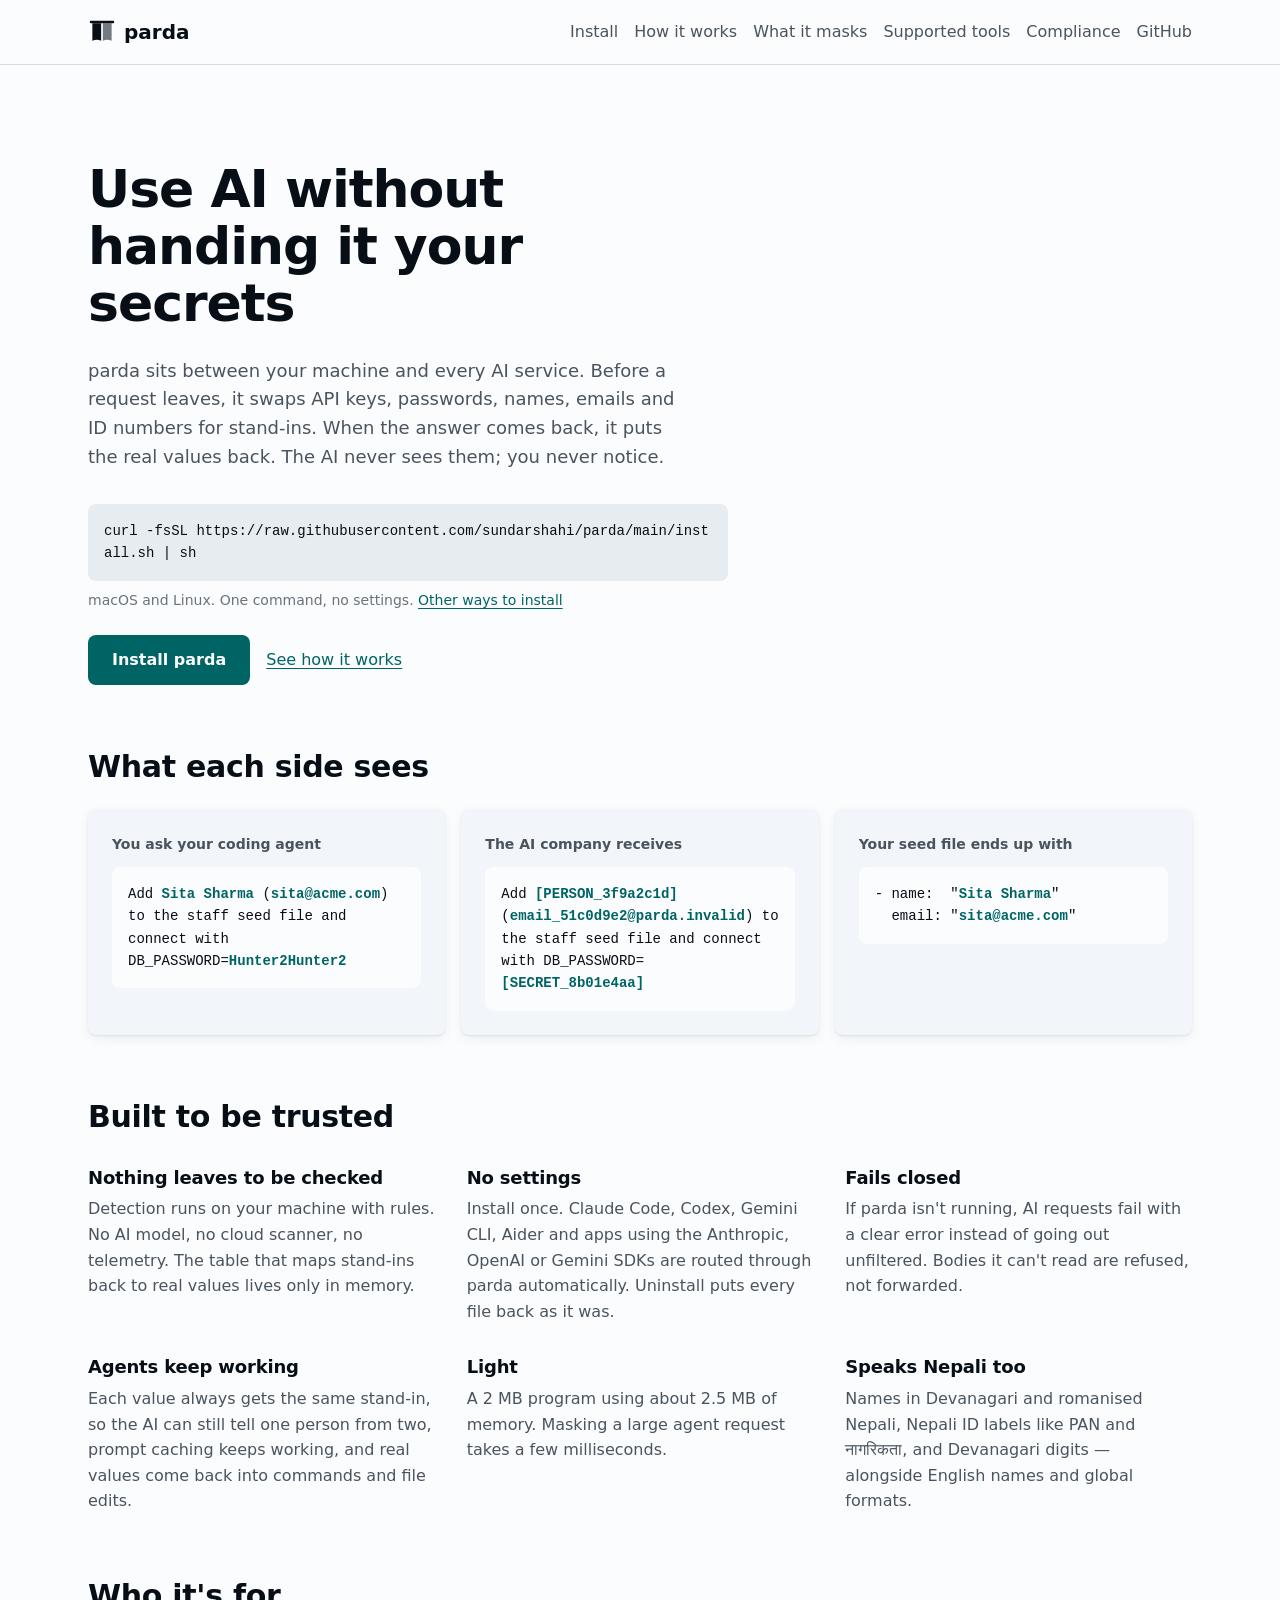
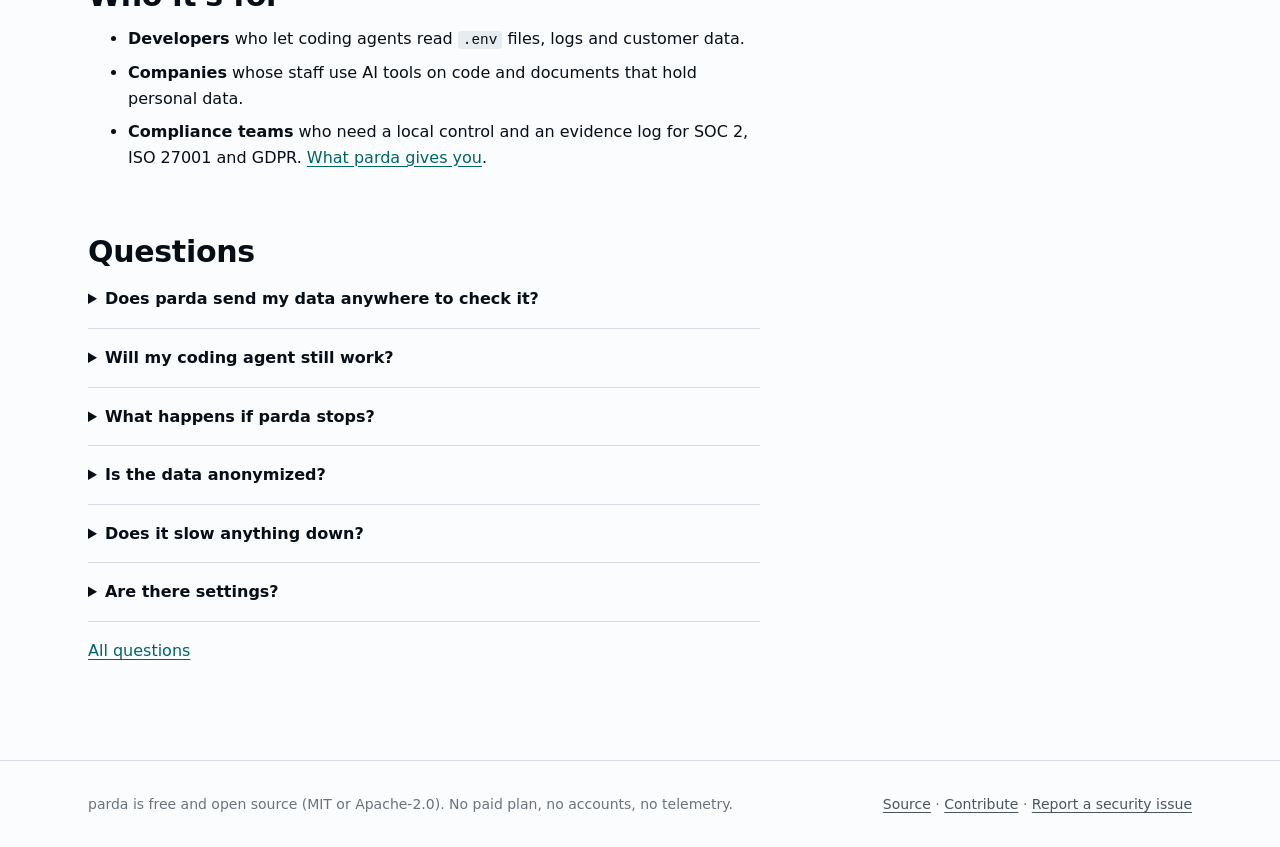
<file: site/index.html>
<!doctype html>
<html lang="en">
<head>
<meta charset="utf-8">
<meta name="viewport" content="width=device-width, initial-scale=1">
<title>parda — keep secrets and personal data out of AI tools</title>
<meta name="description" content="Free, open-source local proxy that masks API keys, passwords, names, emails and IDs before Claude Code, Codex and other AI tools send them — and restores them in the answer.">
<link rel="canonical" href="https://sundarshahi.github.io/parda/">
<link rel="icon" href="favicon.svg" type="image/svg+xml">
<link rel="stylesheet" href="style.css">
<meta name="theme-color" content="#1f6f78">
<meta property="og:type" content="website">
<meta property="og:site_name" content="parda">
<meta property="og:title" content="parda — keep secrets and personal data out of AI tools">
<meta property="og:description" content="Free, open-source local proxy that masks API keys, passwords, names, emails and IDs before Claude Code, Codex and other AI tools send them — and restores them in the answer.">
<meta property="og:url" content="https://sundarshahi.github.io/parda/">
<meta property="og:image" content="https://sundarshahi.github.io/parda/og.png">
<meta property="og:image:width" content="1200">
<meta property="og:image:height" content="630">
<meta name="twitter:card" content="summary_large_image">
<script type="application/ld+json">{"@context": "https://schema.org", "@type": "SoftwareApplication", "name": "parda", "applicationCategory": "SecurityApplication", "operatingSystem": "macOS, Linux", "description": "Local proxy that masks secrets and personal data before AI coding agents and apps send them, and restores the real values in the answer.", "url": "https://sundarshahi.github.io/parda/", "downloadUrl": "https://github.com/sundarshahi/parda/releases/latest", "license": "https://opensource.org/licenses/MIT", "offers": {"@type": "Offer", "price": "0", "priceCurrency": "USD"}}</script>
<script type="application/ld+json">{"@context": "https://schema.org", "@type": "FAQPage", "mainEntity": [{"@type": "Question", "name": "Does parda send my data anywhere to check it?", "acceptedAnswer": {"@type": "Answer", "text": "No. parda checks everything on your machine with fixed rules. It never asks an AI model or any outside service whether something is sensitive, and it makes no network calls of its own. The only traffic it sends is the request your AI tool was already making, with the sensitive parts replaced."}}, {"@type": "Question", "name": "Will my coding agent still work?", "acceptedAnswer": {"@type": "Answer", "text": "Yes. The AI sees a stand-in like [PERSON_8b01e4aa] instead of a name, and parda puts the real value back into the answer before your tool sees it — including into the commands and file edits an agent makes. parda also tells the model that stand-ins are placeholders to use as written. We tested this with Claude Code writing a file that contains a masked name, email and password: the file came out with the real values."}}, {"@type": "Question", "name": "What happens if parda stops?", "acceptedAnswer": {"@type": "Answer", "text": "Your AI tools fail with a connection error until it is running again. That is on purpose: a request never goes out unfiltered. parda starts at login and restarts itself if it crashes."}}, {"@type": "Question", "name": "Is the data anonymized?", "acceptedAnswer": {"@type": "Answer", "text": "No, and we don't claim it is. Stand-ins are pseudonyms: your machine can turn them back into real values. Under GDPR that is still personal data. What parda guarantees is narrower and checkable: the real values never leave your machine."}}, {"@type": "Question", "name": "Does it slow anything down?", "acceptedAnswer": {"@type": "Answer", "text": "Barely. Masking a 150 KB Claude Code request takes about 6–8 ms on an Apple M2 Pro; the AI's own answer takes seconds. parda is a 2 MB program that uses about 2.5 MB of memory when idle and no CPU when nothing is happening."}}, {"@type": "Question", "name": "Are there settings?", "acceptedAnswer": {"@type": "Answer", "text": "No. parda picks the right technique for each kind of data and routes your tools automatically. If something you already used sat between your tools and the AI (another proxy, a company gateway), parda keeps sending requests on to it."}}]}</script>
</head>
<body>
<a class="skip" href="#main">Skip to content</a>
<header class="top"><div class="wrap"><a class="brand" href="./"><svg viewBox="0 0 32 32" aria-hidden="true"><rect x="2" y="3" width="28" height="3" rx="1.5" fill="currentColor"/><path d="M5 6h10v20c-3-1.5-6.5-1.5-10 0z" fill="currentColor"/><path d="M17 6h10v20c-3.5-1.5-7-1.5-10 0z" fill="currentColor" opacity=".55"/></svg>parda</a><nav aria-label="Main"><a href="install.html">Install</a><a href="how-it-works.html">How it works</a><a href="what-it-masks.html">What it masks</a><a href="tools.html">Supported tools</a><a href="compliance.html">Compliance</a><a href="https://github.com/sundarshahi/parda">GitHub</a></nav></div></header>
<main id="main">
<div class="wrap">
<section class="hero">
<h1>Use AI without handing it your secrets</h1>
<p class="lede">parda sits between your machine and every AI service. Before a request leaves, it swaps API keys, passwords, names, emails and ID numbers for stand-ins. When the answer comes back, it puts the real values back. The AI never sees them; you never notice.</p>
<div class="install"><pre><code>curl -fsSL https://raw.githubusercontent.com/sundarshahi/parda/main/install.sh | sh</code></pre><p>macOS and Linux. One command, no settings. <a href="install.html">Other ways to install</a></p></div>
<div class="actions"><a class="btn primary" href="install.html">Install parda</a><a href="how-it-works.html">See how it works</a></div>
</section>

<section aria-labelledby="flow-h">
<h2 id="flow-h" class="prose" style="margin-top:0">What each side sees</h2>
<div class="flow">
<figure><figcaption>You ask your coding agent</figcaption><pre>Add <span class="hl">Sita Sharma</span> (<span class="hl">sita@acme.com</span>) to the staff seed file and connect with DB_PASSWORD=<span class="hl">Hunter2Hunter2</span></pre></figure>
<figure><figcaption>The AI company receives</figcaption><pre>Add <span class="hl">[PERSON_3f9a2c1d]</span> (<span class="hl">email_51c0d9e2@parda.invalid</span>) to the staff seed file and connect with DB_PASSWORD=<span class="hl">[SECRET_8b01e4aa]</span></pre></figure>
<figure><figcaption>Your seed file ends up with</figcaption><pre>- name:  "<span class="hl">Sita Sharma</span>"
  email: "<span class="hl">sita@acme.com</span>"</pre></figure>
</div>
</section>

<section class="section" aria-labelledby="why-h">
<h2 id="why-h">Built to be trusted</h2>
<div class="points">
<div><h3>Nothing leaves to be checked</h3><p>Detection runs on your machine with rules. No AI model, no cloud scanner, no telemetry. The table that maps stand-ins back to real values lives only in memory.</p></div>
<div><h3>No settings</h3><p>Install once. Claude Code, Codex, Gemini CLI, Aider and apps using the Anthropic, OpenAI or Gemini SDKs are routed through parda automatically. Uninstall puts every file back as it was.</p></div>
<div><h3>Fails closed</h3><p>If parda isn't running, AI requests fail with a clear error instead of going out unfiltered. Bodies it can't read are refused, not forwarded.</p></div>
<div><h3>Agents keep working</h3><p>Each value always gets the same stand-in, so the AI can still tell one person from two, prompt caching keeps working, and real values come back into commands and file edits.</p></div>
<div><h3>Light</h3><p>A 2 MB program using about 2.5 MB of memory. Masking a large agent request takes a few milliseconds.</p></div>
<div><h3>Speaks Nepali too</h3><p>Names in Devanagari and romanised Nepali, Nepali ID labels like PAN and नागरिकता, and Devanagari digits — alongside English names and global formats.</p></div>
</div>
</section>

<section class="section prose" aria-labelledby="who-h">
<h2 id="who-h">Who it's for</h2>
<ul>
<li><strong>Developers</strong> who let coding agents read <code>.env</code> files, logs and customer data.</li>
<li><strong>Companies</strong> whose staff use AI tools on code and documents that hold personal data.</li>
<li><strong>Compliance teams</strong> who need a local control and an evidence log for SOC 2, ISO 27001 and GDPR. <a href="compliance.html">What parda gives you</a>.</li>
</ul>
</section>

<section class="section prose" aria-labelledby="faq-h">
<h2 id="faq-h">Questions</h2>
<details><summary>Does parda send my data anywhere to check it?</summary><p>No. parda checks everything on your machine with fixed rules. It never asks an AI model or any outside service whether something is sensitive, and it makes no network calls of its own. The only traffic it sends is the request your AI tool was already making, with the sensitive parts replaced.</p></details><details><summary>Will my coding agent still work?</summary><p>Yes. The AI sees a stand-in like [PERSON_8b01e4aa] instead of a name, and parda puts the real value back into the answer before your tool sees it — including into the commands and file edits an agent makes. parda also tells the model that stand-ins are placeholders to use as written. We tested this with Claude Code writing a file that contains a masked name, email and password: the file came out with the real values.</p></details><details><summary>What happens if parda stops?</summary><p>Your AI tools fail with a connection error until it is running again. That is on purpose: a request never goes out unfiltered. parda starts at login and restarts itself if it crashes.</p></details><details><summary>Is the data anonymized?</summary><p>No, and we don't claim it is. Stand-ins are pseudonyms: your machine can turn them back into real values. Under GDPR that is still personal data. What parda guarantees is narrower and checkable: the real values never leave your machine.</p></details><details><summary>Does it slow anything down?</summary><p>Barely. Masking a 150 KB Claude Code request takes about 6–8 ms on an Apple M2 Pro; the AI's own answer takes seconds. parda is a 2 MB program that uses about 2.5 MB of memory when idle and no CPU when nothing is happening.</p></details><details><summary>Are there settings?</summary><p>No. parda picks the right technique for each kind of data and routes your tools automatically. If something you already used sat between your tools and the AI (another proxy, a company gateway), parda keeps sending requests on to it.</p></details>
<p><a href="faq.html">All questions</a></p>
</section>
</div>
</main>
<footer class="foot"><div class="wrap"><span>parda is free and open source (MIT or Apache-2.0). No paid plan, no accounts, no telemetry.</span><span><a href="https://github.com/sundarshahi/parda">Source</a> · <a href="https://github.com/sundarshahi/parda/blob/main/CONTRIBUTING.md">Contribute</a> · <a href="security.html">Report a security issue</a></span></div></footer>
</body>
</html>
</file>
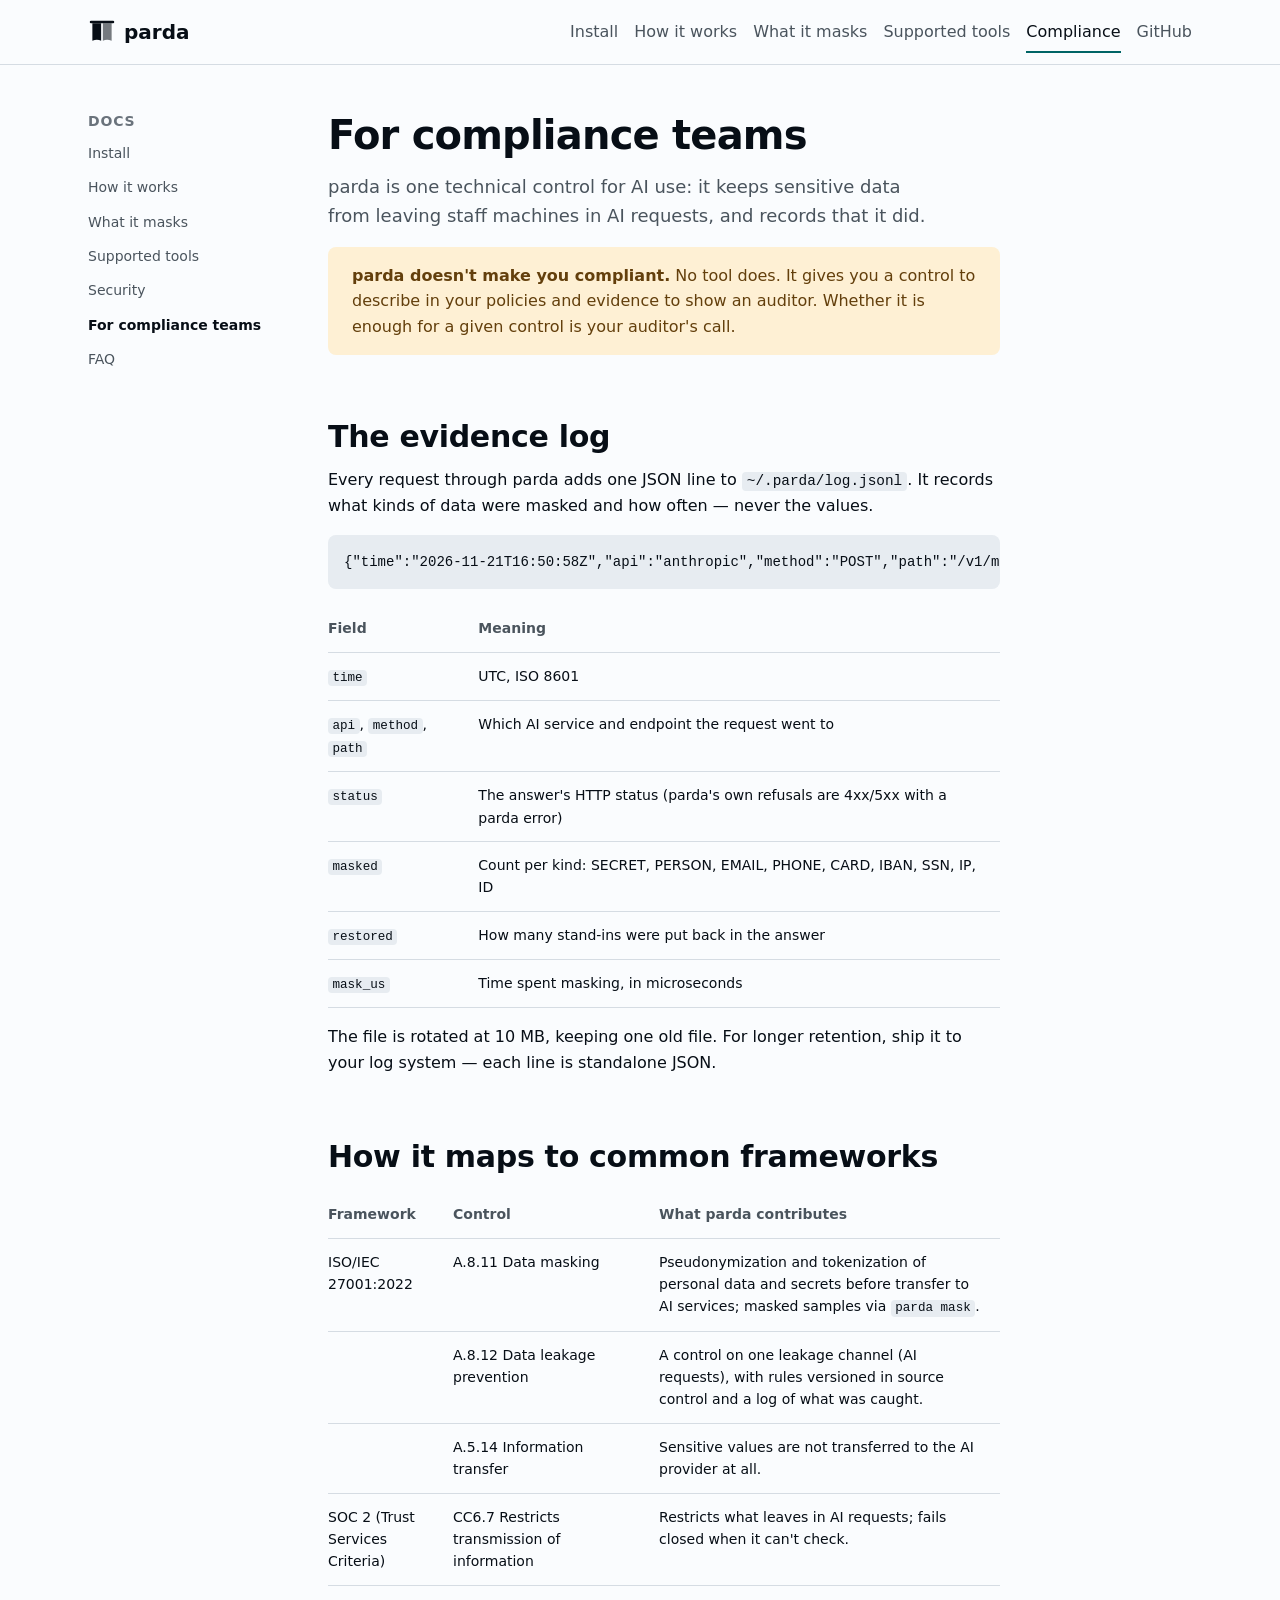
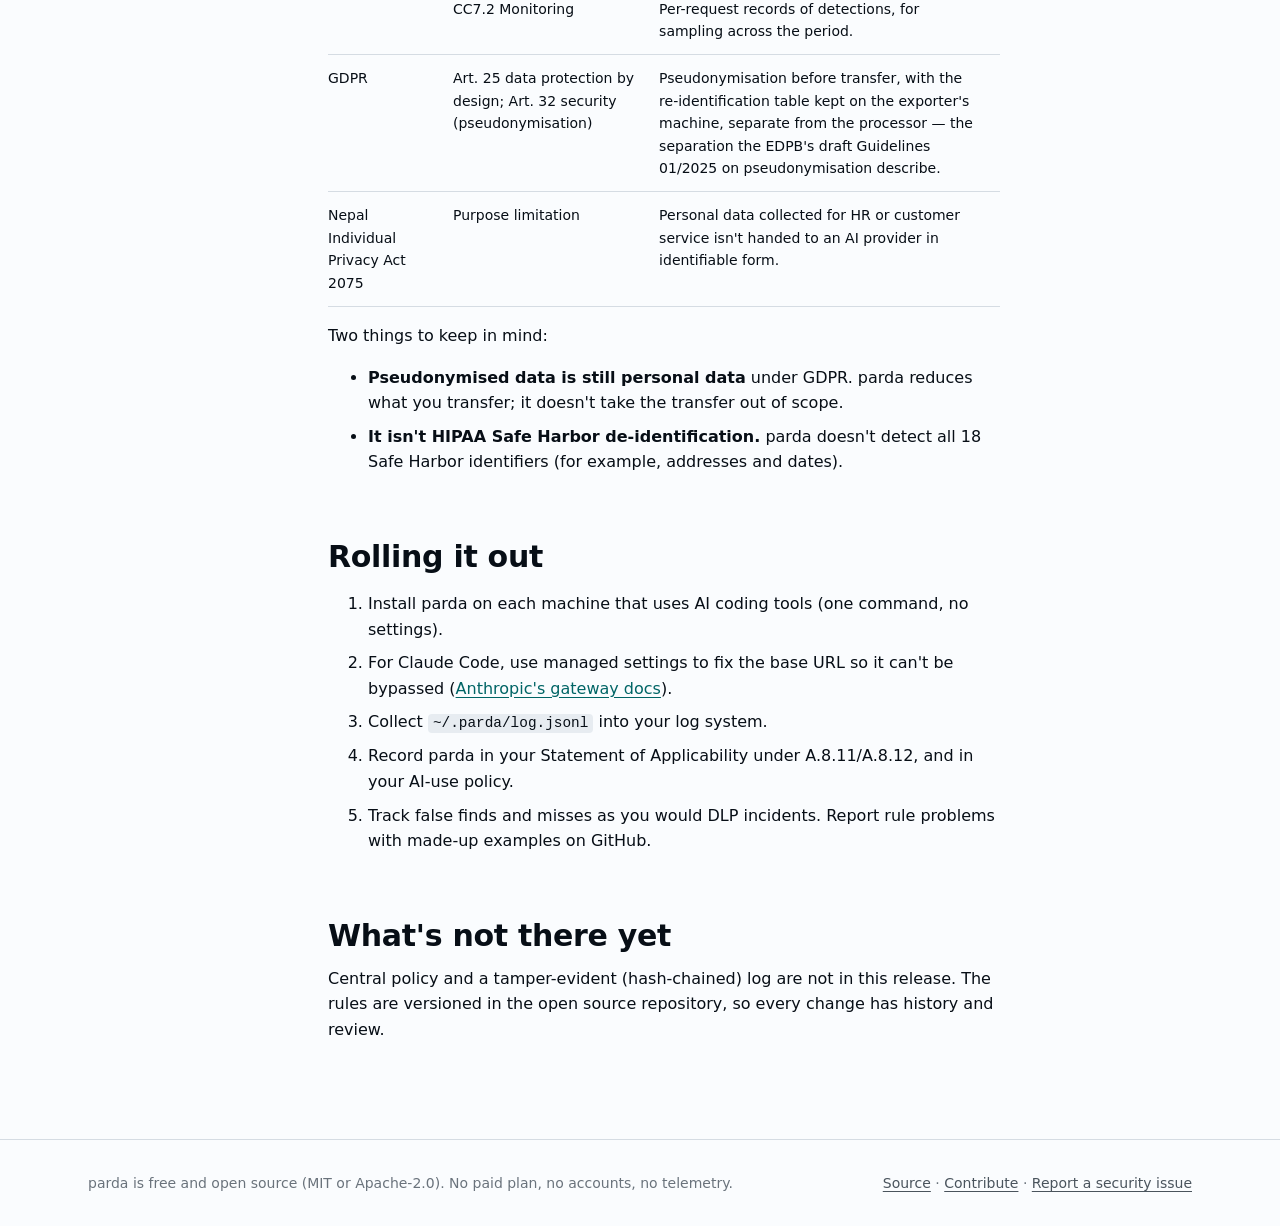
<file: site/compliance.html>
<!doctype html>
<html lang="en">
<head>
<meta charset="utf-8">
<meta name="viewport" content="width=device-width, initial-scale=1">
<title>For compliance teams · parda</title>
<meta name="description" content="How parda supports SOC 2, ISO 27001 (A.8.11 data masking, A.8.12 DLP) and GDPR pseudonymisation for AI use, with a local evidence log that never stores values.">
<link rel="canonical" href="https://sundarshahi.github.io/parda/compliance.html">
<link rel="icon" href="favicon.svg" type="image/svg+xml">
<link rel="stylesheet" href="style.css">
<meta name="theme-color" content="#1f6f78">
<meta property="og:type" content="website">
<meta property="og:site_name" content="parda">
<meta property="og:title" content="For compliance teams · parda">
<meta property="og:description" content="How parda supports SOC 2, ISO 27001 (A.8.11 data masking, A.8.12 DLP) and GDPR pseudonymisation for AI use, with a local evidence log that never stores values.">
<meta property="og:url" content="https://sundarshahi.github.io/parda/compliance.html">
<meta property="og:image" content="https://sundarshahi.github.io/parda/og.png">
<meta property="og:image:width" content="1200">
<meta property="og:image:height" content="630">
<meta name="twitter:card" content="summary_large_image">
</head>
<body>
<a class="skip" href="#main">Skip to content</a>
<header class="top"><div class="wrap"><a class="brand" href="./"><svg viewBox="0 0 32 32" aria-hidden="true"><rect x="2" y="3" width="28" height="3" rx="1.5" fill="currentColor"/><path d="M5 6h10v20c-3-1.5-6.5-1.5-10 0z" fill="currentColor"/><path d="M17 6h10v20c-3.5-1.5-7-1.5-10 0z" fill="currentColor" opacity=".55"/></svg>parda</a><nav aria-label="Main"><a href="install.html">Install</a><a href="how-it-works.html">How it works</a><a href="what-it-masks.html">What it masks</a><a href="tools.html">Supported tools</a><a href="compliance.html" aria-current="page">Compliance</a><a href="https://github.com/sundarshahi/parda">GitHub</a></nav></div></header>
<main id="main"><div class="wrap doc"><aside><h2>Docs</h2><nav aria-label="Docs"><a href="install.html">Install</a><a href="how-it-works.html">How it works</a><a href="what-it-masks.html">What it masks</a><a href="tools.html">Supported tools</a><a href="security.html">Security</a><a href="compliance.html" aria-current="page">For compliance teams</a><a href="faq.html">FAQ</a></nav></aside><article>
<h1>For compliance teams</h1>
<p class="lede">parda is one technical control for AI use: it keeps sensitive data from leaving staff machines in AI requests, and records that it did.</p>
<div class="note warn"><p><strong>parda doesn't make you compliant.</strong> No tool does. It gives you a control to describe in your policies and evidence to show an auditor. Whether it is enough for a given control is your auditor's call.</p></div>

<h2>The evidence log</h2>
<p>Every request through parda adds one JSON line to <code>~/.parda/log.jsonl</code>. It records what kinds of data were masked and how often — never the values.</p>
<pre><code>{"time":"2026-11-21T16:50:58Z","api":"anthropic","method":"POST","path":"/v1/messages","status":200,"masked":{"EMAIL":3,"PERSON":1,"SECRET":1},"restored":3,"mask_us":7938}</code></pre>
<div class="table-scroll"><table>
<thead><tr><th>Field</th><th>Meaning</th></tr></thead>
<tbody>
<tr><td><code>time</code></td><td>UTC, ISO 8601</td></tr>
<tr><td><code>api</code>, <code>method</code>, <code>path</code></td><td>Which AI service and endpoint the request went to</td></tr>
<tr><td><code>status</code></td><td>The answer's HTTP status (parda's own refusals are 4xx/5xx with a parda error)</td></tr>
<tr><td><code>masked</code></td><td>Count per kind: SECRET, PERSON, EMAIL, PHONE, CARD, IBAN, SSN, IP, ID</td></tr>
<tr><td><code>restored</code></td><td>How many stand-ins were put back in the answer</td></tr>
<tr><td><code>mask_us</code></td><td>Time spent masking, in microseconds</td></tr>
</tbody></table></div>
<p>The file is rotated at 10 MB, keeping one old file. For longer retention, ship it to your log system — each line is standalone JSON.</p>

<h2>How it maps to common frameworks</h2>
<div class="table-scroll"><table>
<thead><tr><th>Framework</th><th>Control</th><th>What parda contributes</th></tr></thead>
<tbody>
<tr><td>ISO/IEC 27001:2022</td><td>A.8.11 Data masking</td><td>Pseudonymization and tokenization of personal data and secrets before transfer to AI services; masked samples via <code>parda mask</code>.</td></tr>
<tr><td></td><td>A.8.12 Data leakage prevention</td><td>A control on one leakage channel (AI requests), with rules versioned in source control and a log of what was caught.</td></tr>
<tr><td></td><td>A.5.14 Information transfer</td><td>Sensitive values are not transferred to the AI provider at all.</td></tr>
<tr><td>SOC 2 (Trust Services Criteria)</td><td>CC6.7 Restricts transmission of information</td><td>Restricts what leaves in AI requests; fails closed when it can't check.</td></tr>
<tr><td></td><td>CC7.2 Monitoring</td><td>Per-request records of detections, for sampling across the period.</td></tr>
<tr><td>GDPR</td><td>Art. 25 data protection by design; Art. 32 security (pseudonymisation)</td><td>Pseudonymisation before transfer, with the re-identification table kept on the exporter's machine, separate from the processor — the separation the EDPB's draft Guidelines 01/2025 on pseudonymisation describe.</td></tr>
<tr><td>Nepal Individual Privacy Act 2075</td><td>Purpose limitation</td><td>Personal data collected for HR or customer service isn't handed to an AI provider in identifiable form.</td></tr>
</tbody></table></div>
<p>Two things to keep in mind:</p>
<ul>
<li><strong>Pseudonymised data is still personal data</strong> under GDPR. parda reduces what you transfer; it doesn't take the transfer out of scope.</li>
<li><strong>It isn't HIPAA Safe Harbor de-identification.</strong> parda doesn't detect all 18 Safe Harbor identifiers (for example, addresses and dates).</li>
</ul>

<h2>Rolling it out</h2>
<ol>
<li>Install parda on each machine that uses AI coding tools (one command, no settings).</li>
<li>For Claude Code, use managed settings to fix the base URL so it can't be bypassed (<a href="https://code.claude.com/docs/en/llm-gateway">Anthropic's gateway docs</a>).</li>
<li>Collect <code>~/.parda/log.jsonl</code> into your log system.</li>
<li>Record parda in your Statement of Applicability under A.8.11/A.8.12, and in your AI-use policy.</li>
<li>Track false finds and misses as you would DLP incidents. Report rule problems with made-up examples on GitHub.</li>
</ol>

<h2>What's not there yet</h2>
<p>Central policy and a tamper-evident (hash-chained) log are not in this release. The rules are versioned in the open source repository, so every change has history and review.</p>
</article></div></main>
<footer class="foot"><div class="wrap"><span>parda is free and open source (MIT or Apache-2.0). No paid plan, no accounts, no telemetry.</span><span><a href="https://github.com/sundarshahi/parda">Source</a> · <a href="https://github.com/sundarshahi/parda/blob/main/CONTRIBUTING.md">Contribute</a> · <a href="security.html">Report a security issue</a></span></div></footer>
</body>
</html>
</file>
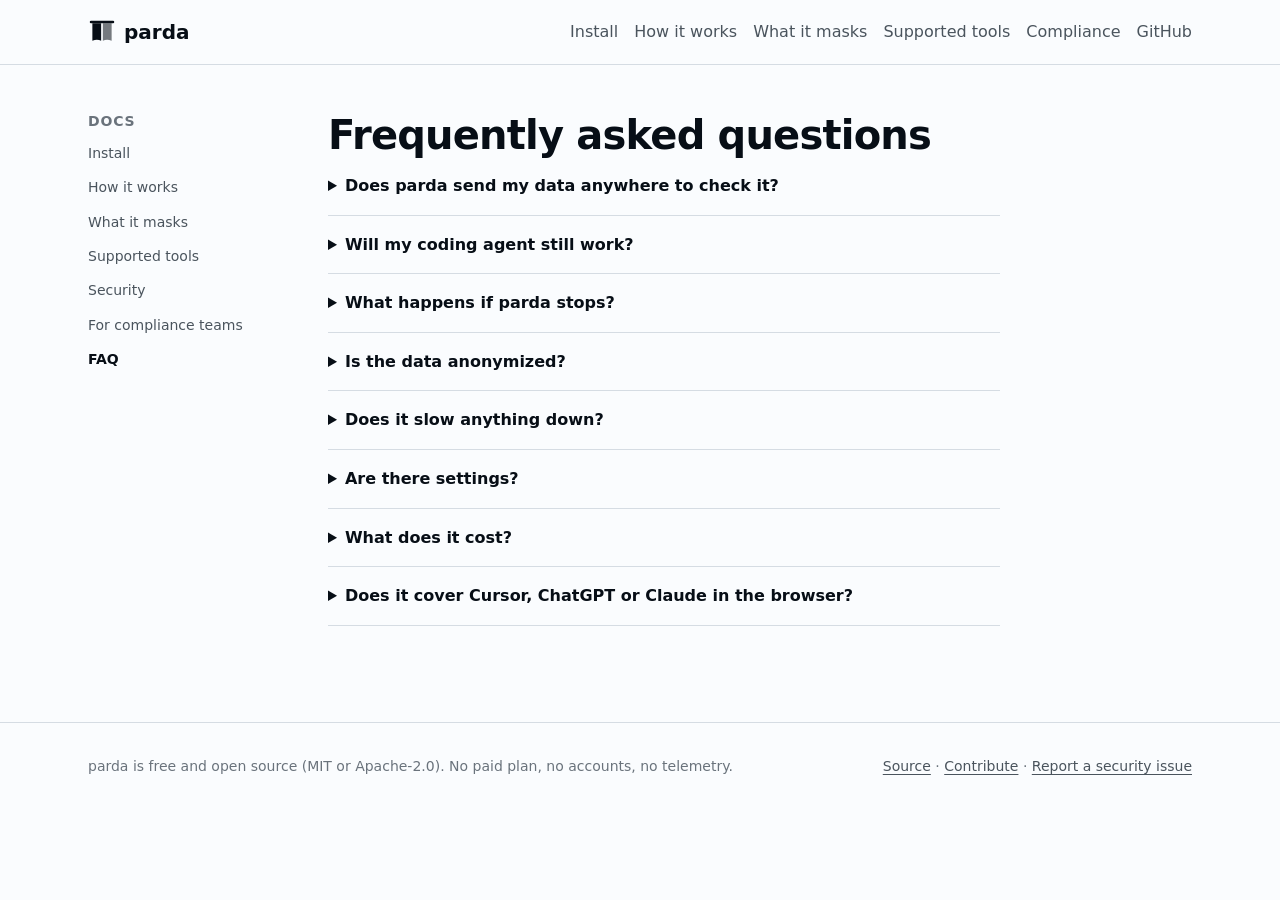
<file: site/faq.html>
<!doctype html>
<html lang="en">
<head>
<meta charset="utf-8">
<meta name="viewport" content="width=device-width, initial-scale=1">
<title>FAQ · parda</title>
<meta name="description" content="Answers about parda: does it send data anywhere, will agents still work, what happens if it stops, is data anonymized, speed, cost and supported tools.">
<link rel="canonical" href="https://sundarshahi.github.io/parda/faq.html">
<link rel="icon" href="favicon.svg" type="image/svg+xml">
<link rel="stylesheet" href="style.css">
<meta name="theme-color" content="#1f6f78">
<meta property="og:type" content="website">
<meta property="og:site_name" content="parda">
<meta property="og:title" content="FAQ · parda">
<meta property="og:description" content="Answers about parda: does it send data anywhere, will agents still work, what happens if it stops, is data anonymized, speed, cost and supported tools.">
<meta property="og:url" content="https://sundarshahi.github.io/parda/faq.html">
<meta property="og:image" content="https://sundarshahi.github.io/parda/og.png">
<meta property="og:image:width" content="1200">
<meta property="og:image:height" content="630">
<meta name="twitter:card" content="summary_large_image">
<script type="application/ld+json">{"@context": "https://schema.org", "@type": "FAQPage", "mainEntity": [{"@type": "Question", "name": "Does parda send my data anywhere to check it?", "acceptedAnswer": {"@type": "Answer", "text": "No. parda checks everything on your machine with fixed rules. It never asks an AI model or any outside service whether something is sensitive, and it makes no network calls of its own. The only traffic it sends is the request your AI tool was already making, with the sensitive parts replaced."}}, {"@type": "Question", "name": "Will my coding agent still work?", "acceptedAnswer": {"@type": "Answer", "text": "Yes. The AI sees a stand-in like [PERSON_8b01e4aa] instead of a name, and parda puts the real value back into the answer before your tool sees it — including into the commands and file edits an agent makes. parda also tells the model that stand-ins are placeholders to use as written. We tested this with Claude Code writing a file that contains a masked name, email and password: the file came out with the real values."}}, {"@type": "Question", "name": "What happens if parda stops?", "acceptedAnswer": {"@type": "Answer", "text": "Your AI tools fail with a connection error until it is running again. That is on purpose: a request never goes out unfiltered. parda starts at login and restarts itself if it crashes."}}, {"@type": "Question", "name": "Is the data anonymized?", "acceptedAnswer": {"@type": "Answer", "text": "No, and we don't claim it is. Stand-ins are pseudonyms: your machine can turn them back into real values. Under GDPR that is still personal data. What parda guarantees is narrower and checkable: the real values never leave your machine."}}, {"@type": "Question", "name": "Does it slow anything down?", "acceptedAnswer": {"@type": "Answer", "text": "Barely. Masking a 150 KB Claude Code request takes about 6–8 ms on an Apple M2 Pro; the AI's own answer takes seconds. parda is a 2 MB program that uses about 2.5 MB of memory when idle and no CPU when nothing is happening."}}, {"@type": "Question", "name": "Are there settings?", "acceptedAnswer": {"@type": "Answer", "text": "No. parda picks the right technique for each kind of data and routes your tools automatically. If something you already used sat between your tools and the AI (another proxy, a company gateway), parda keeps sending requests on to it."}}, {"@type": "Question", "name": "What does it cost?", "acceptedAnswer": {"@type": "Answer", "text": "Nothing, and it never will. parda is MIT or Apache-2.0 licensed, with no paid plan, accounts or telemetry."}}, {"@type": "Question", "name": "Does it cover Cursor, ChatGPT or Claude in the browser?", "acceptedAnswer": {"@type": "Answer", "text": "Not yet. Cursor builds its prompts on its own servers, so a program on your machine can't see them. Browser chats need a browser extension, which is planned and will use the same rules. See Supported tools for the full list."}}]}</script>
</head>
<body>
<a class="skip" href="#main">Skip to content</a>
<header class="top"><div class="wrap"><a class="brand" href="./"><svg viewBox="0 0 32 32" aria-hidden="true"><rect x="2" y="3" width="28" height="3" rx="1.5" fill="currentColor"/><path d="M5 6h10v20c-3-1.5-6.5-1.5-10 0z" fill="currentColor"/><path d="M17 6h10v20c-3.5-1.5-7-1.5-10 0z" fill="currentColor" opacity=".55"/></svg>parda</a><nav aria-label="Main"><a href="install.html">Install</a><a href="how-it-works.html">How it works</a><a href="what-it-masks.html">What it masks</a><a href="tools.html">Supported tools</a><a href="compliance.html">Compliance</a><a href="https://github.com/sundarshahi/parda">GitHub</a></nav></div></header>
<main id="main"><div class="wrap doc"><aside><h2>Docs</h2><nav aria-label="Docs"><a href="install.html">Install</a><a href="how-it-works.html">How it works</a><a href="what-it-masks.html">What it masks</a><a href="tools.html">Supported tools</a><a href="security.html">Security</a><a href="compliance.html">For compliance teams</a><a href="faq.html" aria-current="page">FAQ</a></nav></aside><article>
<h1>Frequently asked questions</h1>
<details><summary>Does parda send my data anywhere to check it?</summary><p>No. parda checks everything on your machine with fixed rules. It never asks an AI model or any outside service whether something is sensitive, and it makes no network calls of its own. The only traffic it sends is the request your AI tool was already making, with the sensitive parts replaced.</p></details><details><summary>Will my coding agent still work?</summary><p>Yes. The AI sees a stand-in like [PERSON_8b01e4aa] instead of a name, and parda puts the real value back into the answer before your tool sees it — including into the commands and file edits an agent makes. parda also tells the model that stand-ins are placeholders to use as written. We tested this with Claude Code writing a file that contains a masked name, email and password: the file came out with the real values.</p></details><details><summary>What happens if parda stops?</summary><p>Your AI tools fail with a connection error until it is running again. That is on purpose: a request never goes out unfiltered. parda starts at login and restarts itself if it crashes.</p></details><details><summary>Is the data anonymized?</summary><p>No, and we don't claim it is. Stand-ins are pseudonyms: your machine can turn them back into real values. Under GDPR that is still personal data. What parda guarantees is narrower and checkable: the real values never leave your machine.</p></details><details><summary>Does it slow anything down?</summary><p>Barely. Masking a 150 KB Claude Code request takes about 6–8 ms on an Apple M2 Pro; the AI's own answer takes seconds. parda is a 2 MB program that uses about 2.5 MB of memory when idle and no CPU when nothing is happening.</p></details><details><summary>Are there settings?</summary><p>No. parda picks the right technique for each kind of data and routes your tools automatically. If something you already used sat between your tools and the AI (another proxy, a company gateway), parda keeps sending requests on to it.</p></details><details><summary>What does it cost?</summary><p>Nothing, and it never will. parda is MIT or Apache-2.0 licensed, with no paid plan, accounts or telemetry.</p></details><details><summary>Does it cover Cursor, ChatGPT or Claude in the browser?</summary><p>Not yet. Cursor builds its prompts on its own servers, so a program on your machine can't see them. Browser chats need a browser extension, which is planned and will use the same rules. See Supported tools for the full list.</p></details>
</article></div></main>
<footer class="foot"><div class="wrap"><span>parda is free and open source (MIT or Apache-2.0). No paid plan, no accounts, no telemetry.</span><span><a href="https://github.com/sundarshahi/parda">Source</a> · <a href="https://github.com/sundarshahi/parda/blob/main/CONTRIBUTING.md">Contribute</a> · <a href="security.html">Report a security issue</a></span></div></footer>
</body>
</html>
</file>
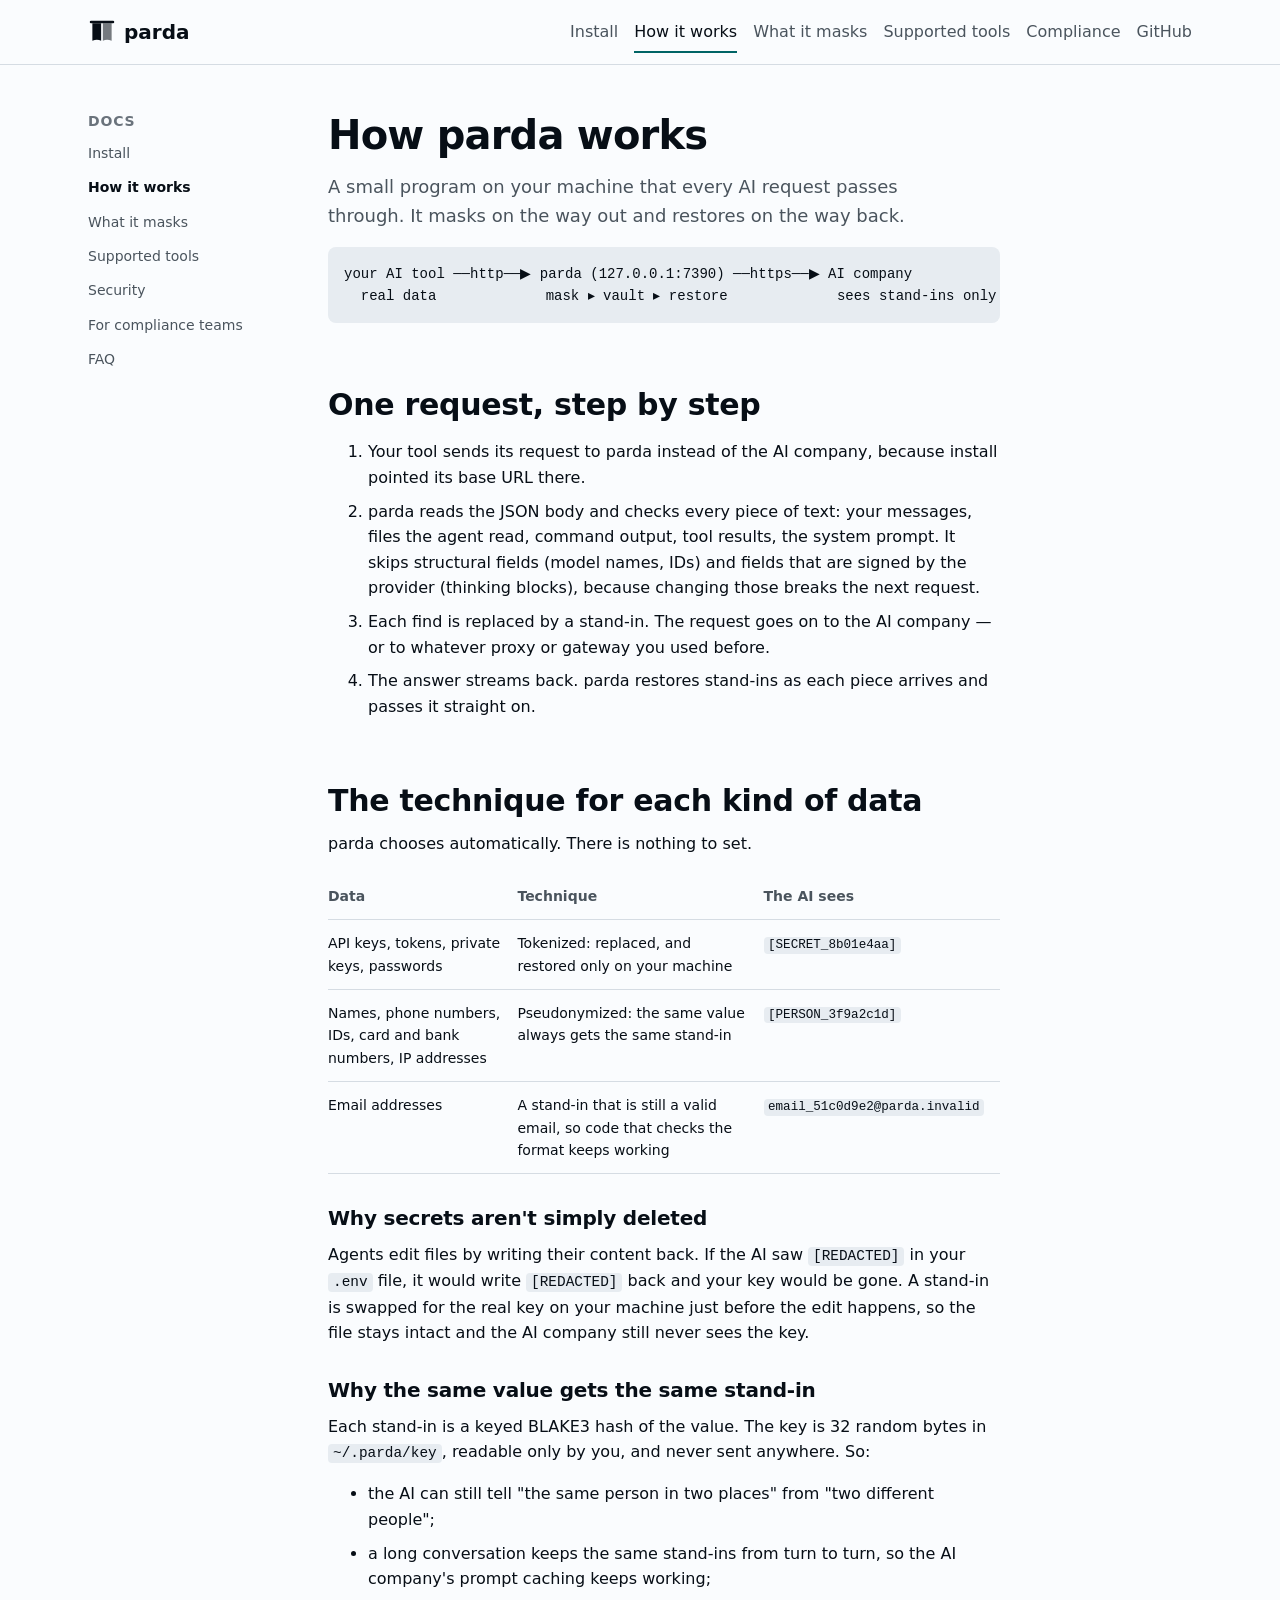
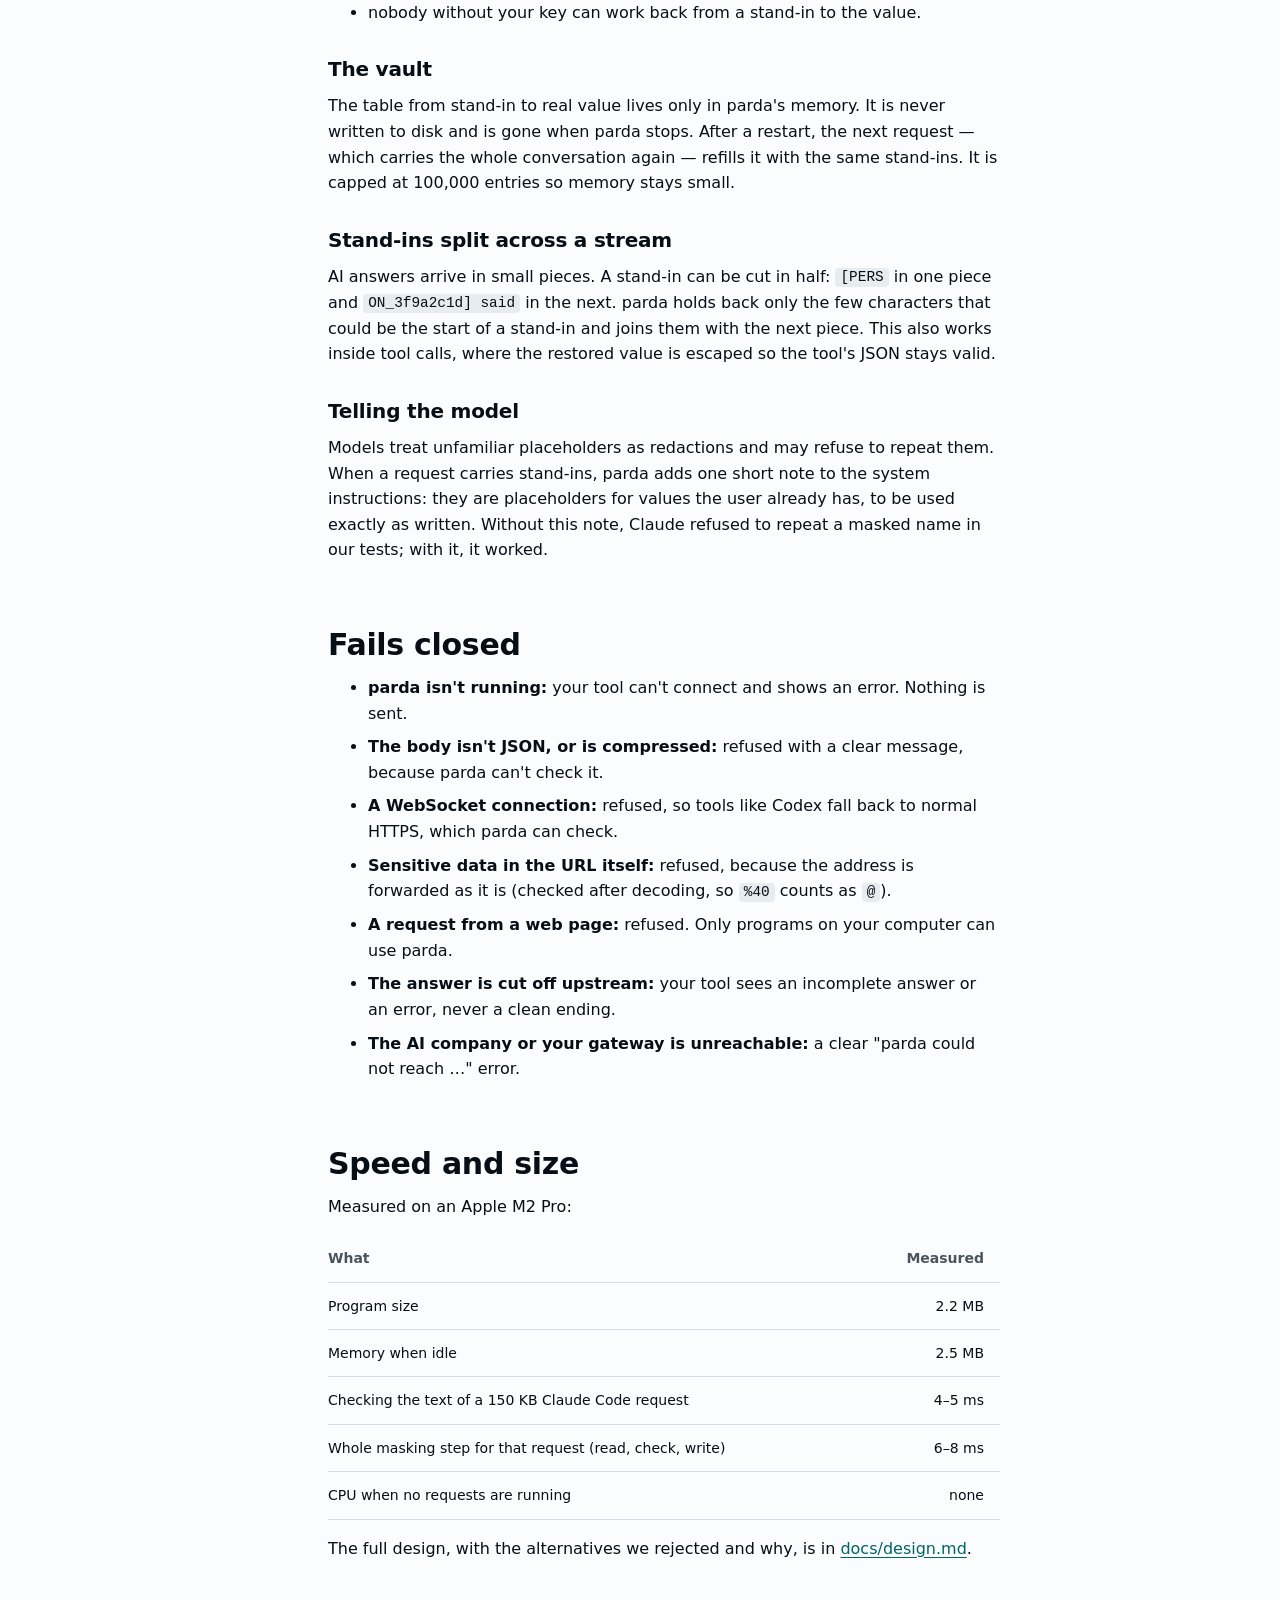
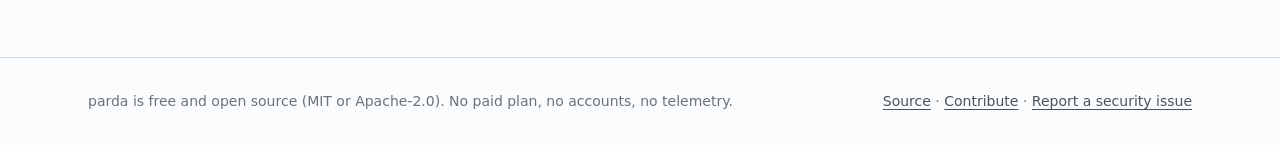
<file: site/how-it-works.html>
<!doctype html>
<html lang="en">
<head>
<meta charset="utf-8">
<meta name="viewport" content="width=device-width, initial-scale=1">
<title>How it works · parda</title>
<meta name="description" content="How parda masks secrets and personal data before AI requests leave your machine: tokenization, keyed pseudonyms, an in-memory vault, and restoring values in streamed answers.">
<link rel="canonical" href="https://sundarshahi.github.io/parda/how-it-works.html">
<link rel="icon" href="favicon.svg" type="image/svg+xml">
<link rel="stylesheet" href="style.css">
<meta name="theme-color" content="#1f6f78">
<meta property="og:type" content="website">
<meta property="og:site_name" content="parda">
<meta property="og:title" content="How it works · parda">
<meta property="og:description" content="How parda masks secrets and personal data before AI requests leave your machine: tokenization, keyed pseudonyms, an in-memory vault, and restoring values in streamed answers.">
<meta property="og:url" content="https://sundarshahi.github.io/parda/how-it-works.html">
<meta property="og:image" content="https://sundarshahi.github.io/parda/og.png">
<meta property="og:image:width" content="1200">
<meta property="og:image:height" content="630">
<meta name="twitter:card" content="summary_large_image">
</head>
<body>
<a class="skip" href="#main">Skip to content</a>
<header class="top"><div class="wrap"><a class="brand" href="./"><svg viewBox="0 0 32 32" aria-hidden="true"><rect x="2" y="3" width="28" height="3" rx="1.5" fill="currentColor"/><path d="M5 6h10v20c-3-1.5-6.5-1.5-10 0z" fill="currentColor"/><path d="M17 6h10v20c-3.5-1.5-7-1.5-10 0z" fill="currentColor" opacity=".55"/></svg>parda</a><nav aria-label="Main"><a href="install.html">Install</a><a href="how-it-works.html" aria-current="page">How it works</a><a href="what-it-masks.html">What it masks</a><a href="tools.html">Supported tools</a><a href="compliance.html">Compliance</a><a href="https://github.com/sundarshahi/parda">GitHub</a></nav></div></header>
<main id="main"><div class="wrap doc"><aside><h2>Docs</h2><nav aria-label="Docs"><a href="install.html">Install</a><a href="how-it-works.html" aria-current="page">How it works</a><a href="what-it-masks.html">What it masks</a><a href="tools.html">Supported tools</a><a href="security.html">Security</a><a href="compliance.html">For compliance teams</a><a href="faq.html">FAQ</a></nav></aside><article>
<h1>How parda works</h1>
<p class="lede">A small program on your machine that every AI request passes through. It masks on the way out and restores on the way back.</p>
<pre><code>your AI tool ──http──▶ parda (127.0.0.1:7390) ──https──▶ AI company
  real data             mask ▸ vault ▸ restore             sees stand-ins only</code></pre>

<h2>One request, step by step</h2>
<ol>
<li>Your tool sends its request to parda instead of the AI company, because install pointed its base URL there.</li>
<li>parda reads the JSON body and checks every piece of text: your messages, files the agent read, command output, tool results, the system prompt. It skips structural fields (model names, IDs) and fields that are signed by the provider (thinking blocks), because changing those breaks the next request.</li>
<li>Each find is replaced by a stand-in. The request goes on to the AI company — or to whatever proxy or gateway you used before.</li>
<li>The answer streams back. parda restores stand-ins as each piece arrives and passes it straight on.</li>
</ol>

<h2>The technique for each kind of data</h2>
<p>parda chooses automatically. There is nothing to set.</p>
<div class="table-scroll"><table>
<thead><tr><th>Data</th><th>Technique</th><th>The AI sees</th></tr></thead>
<tbody>
<tr><td>API keys, tokens, private keys, passwords</td><td>Tokenized: replaced, and restored only on your machine</td><td><code>[SECRET_8b01e4aa]</code></td></tr>
<tr><td>Names, phone numbers, IDs, card and bank numbers, IP addresses</td><td>Pseudonymized: the same value always gets the same stand-in</td><td><code>[PERSON_3f9a2c1d]</code></td></tr>
<tr><td>Email addresses</td><td>A stand-in that is still a valid email, so code that checks the format keeps working</td><td><code>email_51c0d9e2@parda.invalid</code></td></tr>
</tbody></table></div>

<h3>Why secrets aren't simply deleted</h3>
<p>Agents edit files by writing their content back. If the AI saw <code>[REDACTED]</code> in your <code>.env</code> file, it would write <code>[REDACTED]</code> back and your key would be gone. A stand-in is swapped for the real key on your machine just before the edit happens, so the file stays intact and the AI company still never sees the key.</p>

<h3>Why the same value gets the same stand-in</h3>
<p>Each stand-in is a keyed BLAKE3 hash of the value. The key is 32 random bytes in <code>~/.parda/key</code>, readable only by you, and never sent anywhere. So:</p>
<ul>
<li>the AI can still tell "the same person in two places" from "two different people";</li>
<li>a long conversation keeps the same stand-ins from turn to turn, so the AI company's prompt caching keeps working;</li>
<li>nobody without your key can work back from a stand-in to the value.</li>
</ul>

<h3>The vault</h3>
<p>The table from stand-in to real value lives only in parda's memory. It is never written to disk and is gone when parda stops. After a restart, the next request — which carries the whole conversation again — refills it with the same stand-ins. It is capped at 100,000 entries so memory stays small.</p>

<h3>Stand-ins split across a stream</h3>
<p>AI answers arrive in small pieces. A stand-in can be cut in half: <code>[PERS</code> in one piece and <code>ON_3f9a2c1d] said</code> in the next. parda holds back only the few characters that could be the start of a stand-in and joins them with the next piece. This also works inside tool calls, where the restored value is escaped so the tool's JSON stays valid.</p>

<h3>Telling the model</h3>
<p>Models treat unfamiliar placeholders as redactions and may refuse to repeat them. When a request carries stand-ins, parda adds one short note to the system instructions: they are placeholders for values the user already has, to be used exactly as written. Without this note, Claude refused to repeat a masked name in our tests; with it, it worked.</p>

<h2>Fails closed</h2>
<ul>
<li><strong>parda isn't running:</strong> your tool can't connect and shows an error. Nothing is sent.</li>
<li><strong>The body isn't JSON, or is compressed:</strong> refused with a clear message, because parda can't check it.</li>
<li><strong>A WebSocket connection:</strong> refused, so tools like Codex fall back to normal HTTPS, which parda can check.</li>
<li><strong>Sensitive data in the URL itself:</strong> refused, because the address is forwarded as it is (checked after decoding, so <code>%40</code> counts as <code>@</code>).</li>
<li><strong>A request from a web page:</strong> refused. Only programs on your computer can use parda.</li>
<li><strong>The answer is cut off upstream:</strong> your tool sees an incomplete answer or an error, never a clean ending.</li>
<li><strong>The AI company or your gateway is unreachable:</strong> a clear "parda could not reach …" error.</li>
</ul>

<h2>Speed and size</h2>
<p>Measured on an Apple M2 Pro:</p>
<div class="table-scroll"><table>
<thead><tr><th>What</th><th class="num">Measured</th></tr></thead>
<tbody>
<tr><td>Program size</td><td class="num">2.2 MB</td></tr>
<tr><td>Memory when idle</td><td class="num">2.5 MB</td></tr>
<tr><td>Checking the text of a 150 KB Claude Code request</td><td class="num">4–5 ms</td></tr>
<tr><td>Whole masking step for that request (read, check, write)</td><td class="num">6–8 ms</td></tr>
<tr><td>CPU when no requests are running</td><td class="num">none</td></tr>
</tbody></table></div>
<p>The full design, with the alternatives we rejected and why, is in <a href="https://github.com/sundarshahi/parda/blob/main/docs/design.md">docs/design.md</a>.</p>
</article></div></main>
<footer class="foot"><div class="wrap"><span>parda is free and open source (MIT or Apache-2.0). No paid plan, no accounts, no telemetry.</span><span><a href="https://github.com/sundarshahi/parda">Source</a> · <a href="https://github.com/sundarshahi/parda/blob/main/CONTRIBUTING.md">Contribute</a> · <a href="security.html">Report a security issue</a></span></div></footer>
</body>
</html>
</file>
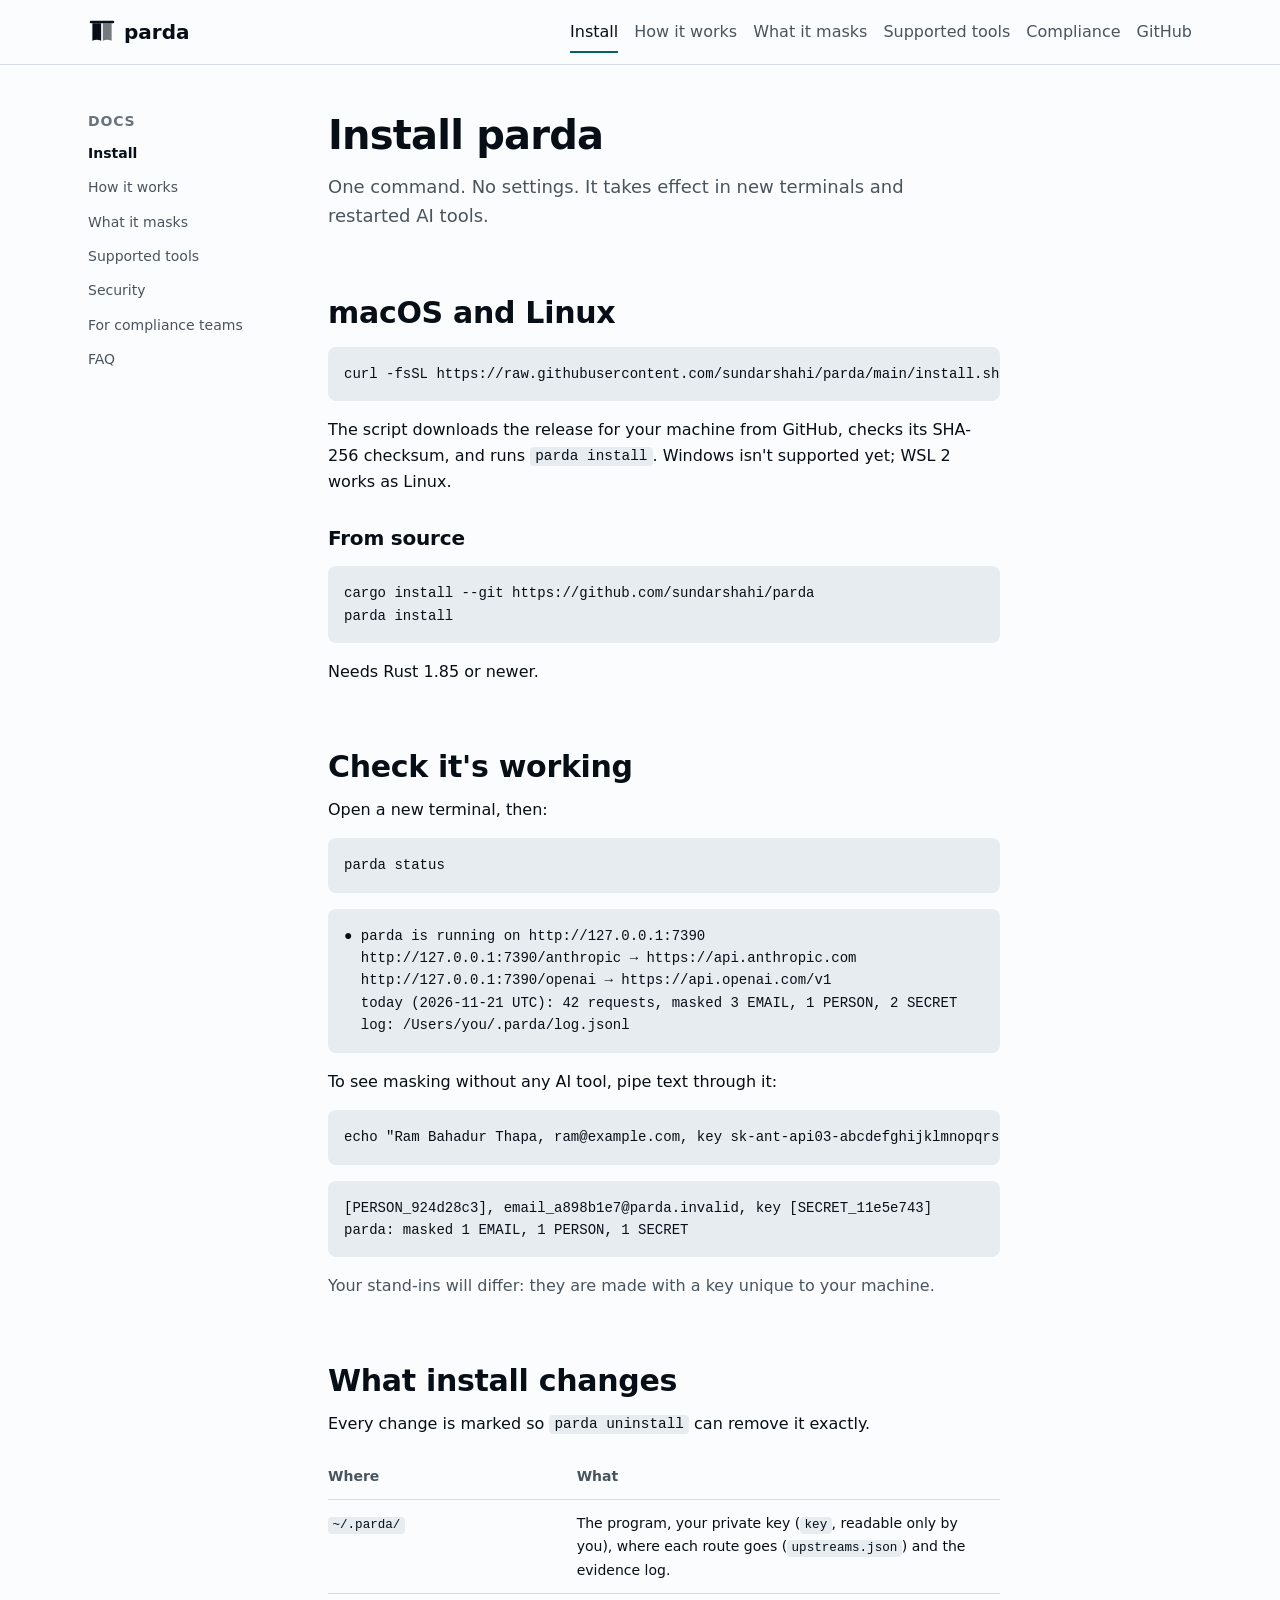
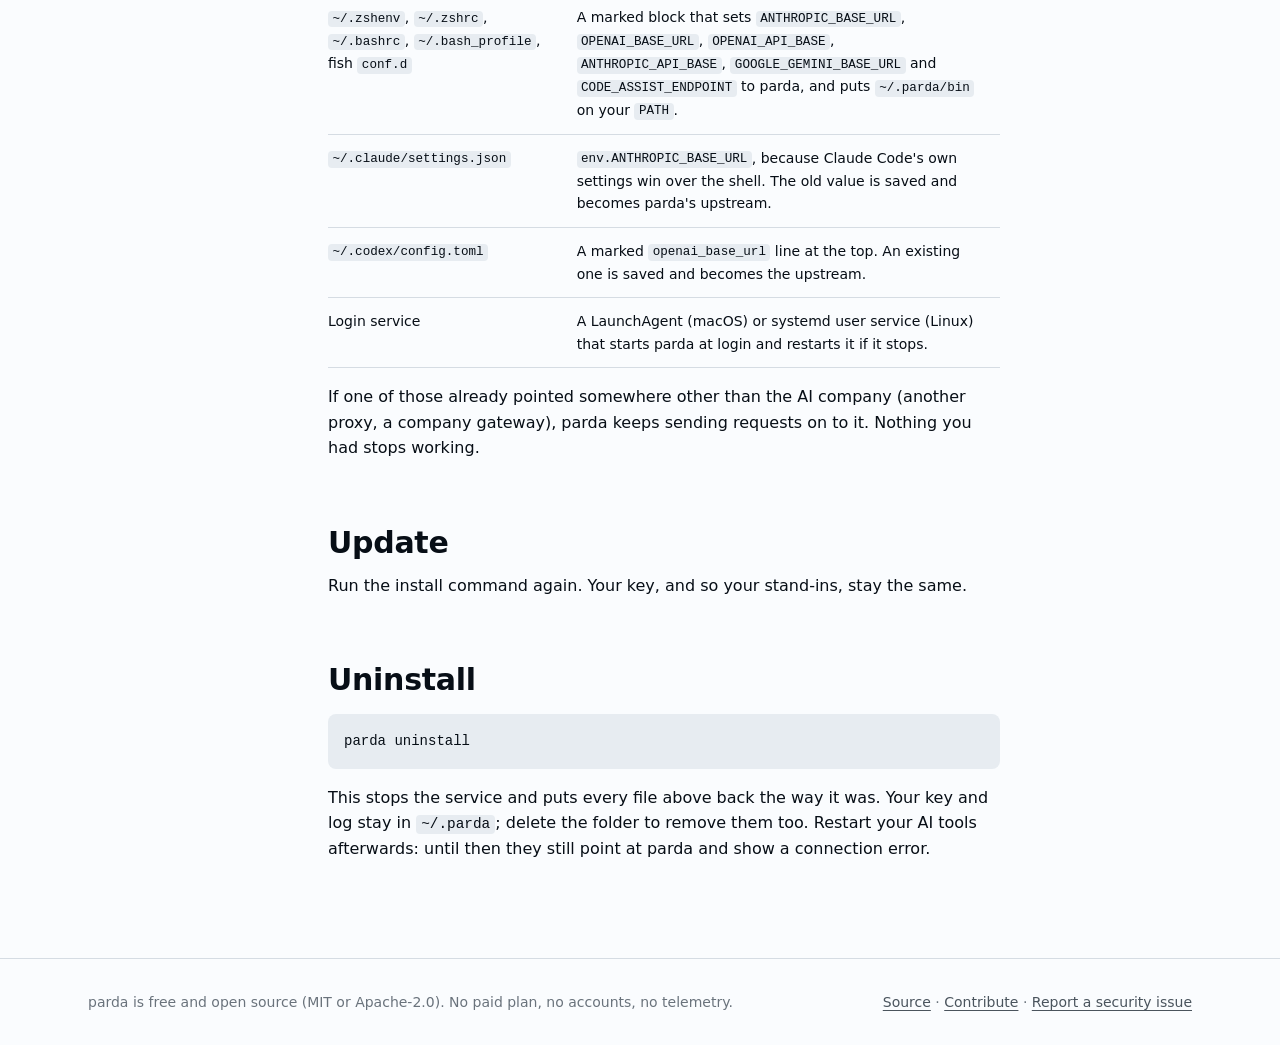
<file: site/install.html>
<!doctype html>
<html lang="en">
<head>
<meta charset="utf-8">
<meta name="viewport" content="width=device-width, initial-scale=1">
<title>Install · parda</title>
<meta name="description" content="Install parda on macOS or Linux with one command. What it changes on your machine, how to check it&#x27;s working, and how to remove it cleanly.">
<link rel="canonical" href="https://sundarshahi.github.io/parda/install.html">
<link rel="icon" href="favicon.svg" type="image/svg+xml">
<link rel="stylesheet" href="style.css">
<meta name="theme-color" content="#1f6f78">
<meta property="og:type" content="website">
<meta property="og:site_name" content="parda">
<meta property="og:title" content="Install · parda">
<meta property="og:description" content="Install parda on macOS or Linux with one command. What it changes on your machine, how to check it&#x27;s working, and how to remove it cleanly.">
<meta property="og:url" content="https://sundarshahi.github.io/parda/install.html">
<meta property="og:image" content="https://sundarshahi.github.io/parda/og.png">
<meta property="og:image:width" content="1200">
<meta property="og:image:height" content="630">
<meta name="twitter:card" content="summary_large_image">
</head>
<body>
<a class="skip" href="#main">Skip to content</a>
<header class="top"><div class="wrap"><a class="brand" href="./"><svg viewBox="0 0 32 32" aria-hidden="true"><rect x="2" y="3" width="28" height="3" rx="1.5" fill="currentColor"/><path d="M5 6h10v20c-3-1.5-6.5-1.5-10 0z" fill="currentColor"/><path d="M17 6h10v20c-3.5-1.5-7-1.5-10 0z" fill="currentColor" opacity=".55"/></svg>parda</a><nav aria-label="Main"><a href="install.html" aria-current="page">Install</a><a href="how-it-works.html">How it works</a><a href="what-it-masks.html">What it masks</a><a href="tools.html">Supported tools</a><a href="compliance.html">Compliance</a><a href="https://github.com/sundarshahi/parda">GitHub</a></nav></div></header>
<main id="main"><div class="wrap doc"><aside><h2>Docs</h2><nav aria-label="Docs"><a href="install.html" aria-current="page">Install</a><a href="how-it-works.html">How it works</a><a href="what-it-masks.html">What it masks</a><a href="tools.html">Supported tools</a><a href="security.html">Security</a><a href="compliance.html">For compliance teams</a><a href="faq.html">FAQ</a></nav></aside><article>
<h1>Install parda</h1>
<p class="lede">One command. No settings. It takes effect in new terminals and restarted AI tools.</p>
<h2>macOS and Linux</h2>
<pre><code>curl -fsSL https://raw.githubusercontent.com/sundarshahi/parda/main/install.sh | sh</code></pre>
<p>The script downloads the release for your machine from GitHub, checks its SHA-256 checksum, and runs <code>parda install</code>. Windows isn't supported yet; WSL 2 works as Linux.</p>
<h3>From source</h3>
<pre><code>cargo install --git https://github.com/sundarshahi/parda
parda install</code></pre>
<p>Needs Rust 1.85 or newer.</p>

<h2>Check it's working</h2>
<p>Open a new terminal, then:</p>
<pre><code>parda status</code></pre>
<pre><code>● parda is running on http://127.0.0.1:7390
  http://127.0.0.1:7390/anthropic → https://api.anthropic.com
  http://127.0.0.1:7390/openai → https://api.openai.com/v1
  today (2026-11-21 UTC): 42 requests, masked 3 EMAIL, 1 PERSON, 2 SECRET
  log: /Users/you/.parda/log.jsonl</code></pre>
<p>To see masking without any AI tool, pipe text through it:</p>
<pre><code>echo "Ram Bahadur Thapa, ram@example.com, key sk-ant-api03-abcdefghijklmnopqrstu" | parda mask</code></pre>
<pre><code>[PERSON_924d28c3], email_a898b1e7@parda.invalid, key [SECRET_11e5e743]
parda: masked 1 EMAIL, 1 PERSON, 1 SECRET</code></pre>
<p class="muted">Your stand-ins will differ: they are made with a key unique to your machine.</p>

<h2>What install changes</h2>
<p>Every change is marked so <code>parda uninstall</code> can remove it exactly.</p>
<div class="table-scroll"><table>
<thead><tr><th>Where</th><th>What</th></tr></thead>
<tbody>
<tr><td><code>~/.parda/</code></td><td>The program, your private key (<code>key</code>, readable only by you), where each route goes (<code>upstreams.json</code>) and the evidence log.</td></tr>
<tr><td><code>~/.zshenv</code>, <code>~/.zshrc</code>, <code>~/.bashrc</code>, <code>~/.bash_profile</code>, fish <code>conf.d</code></td><td>A marked block that sets <code>ANTHROPIC_BASE_URL</code>, <code>OPENAI_BASE_URL</code>, <code>OPENAI_API_BASE</code>, <code>ANTHROPIC_API_BASE</code>, <code>GOOGLE_GEMINI_BASE_URL</code> and <code>CODE_ASSIST_ENDPOINT</code> to parda, and puts <code>~/.parda/bin</code> on your <code>PATH</code>.</td></tr>
<tr><td><code>~/.claude/settings.json</code></td><td><code>env.ANTHROPIC_BASE_URL</code>, because Claude Code's own settings win over the shell. The old value is saved and becomes parda's upstream.</td></tr>
<tr><td><code>~/.codex/config.toml</code></td><td>A marked <code>openai_base_url</code> line at the top. An existing one is saved and becomes the upstream.</td></tr>
<tr><td>Login service</td><td>A LaunchAgent (macOS) or systemd user service (Linux) that starts parda at login and restarts it if it stops.</td></tr>
</tbody></table></div>
<p>If one of those already pointed somewhere other than the AI company (another proxy, a company gateway), parda keeps sending requests on to it. Nothing you had stops working.</p>

<h2>Update</h2>
<p>Run the install command again. Your key, and so your stand-ins, stay the same.</p>

<h2>Uninstall</h2>
<pre><code>parda uninstall</code></pre>
<p>This stops the service and puts every file above back the way it was. Your key and log stay in <code>~/.parda</code>; delete the folder to remove them too. Restart your AI tools afterwards: until then they still point at parda and show a connection error.</p>
</article></div></main>
<footer class="foot"><div class="wrap"><span>parda is free and open source (MIT or Apache-2.0). No paid plan, no accounts, no telemetry.</span><span><a href="https://github.com/sundarshahi/parda">Source</a> · <a href="https://github.com/sundarshahi/parda/blob/main/CONTRIBUTING.md">Contribute</a> · <a href="security.html">Report a security issue</a></span></div></footer>
</body>
</html>
</file>
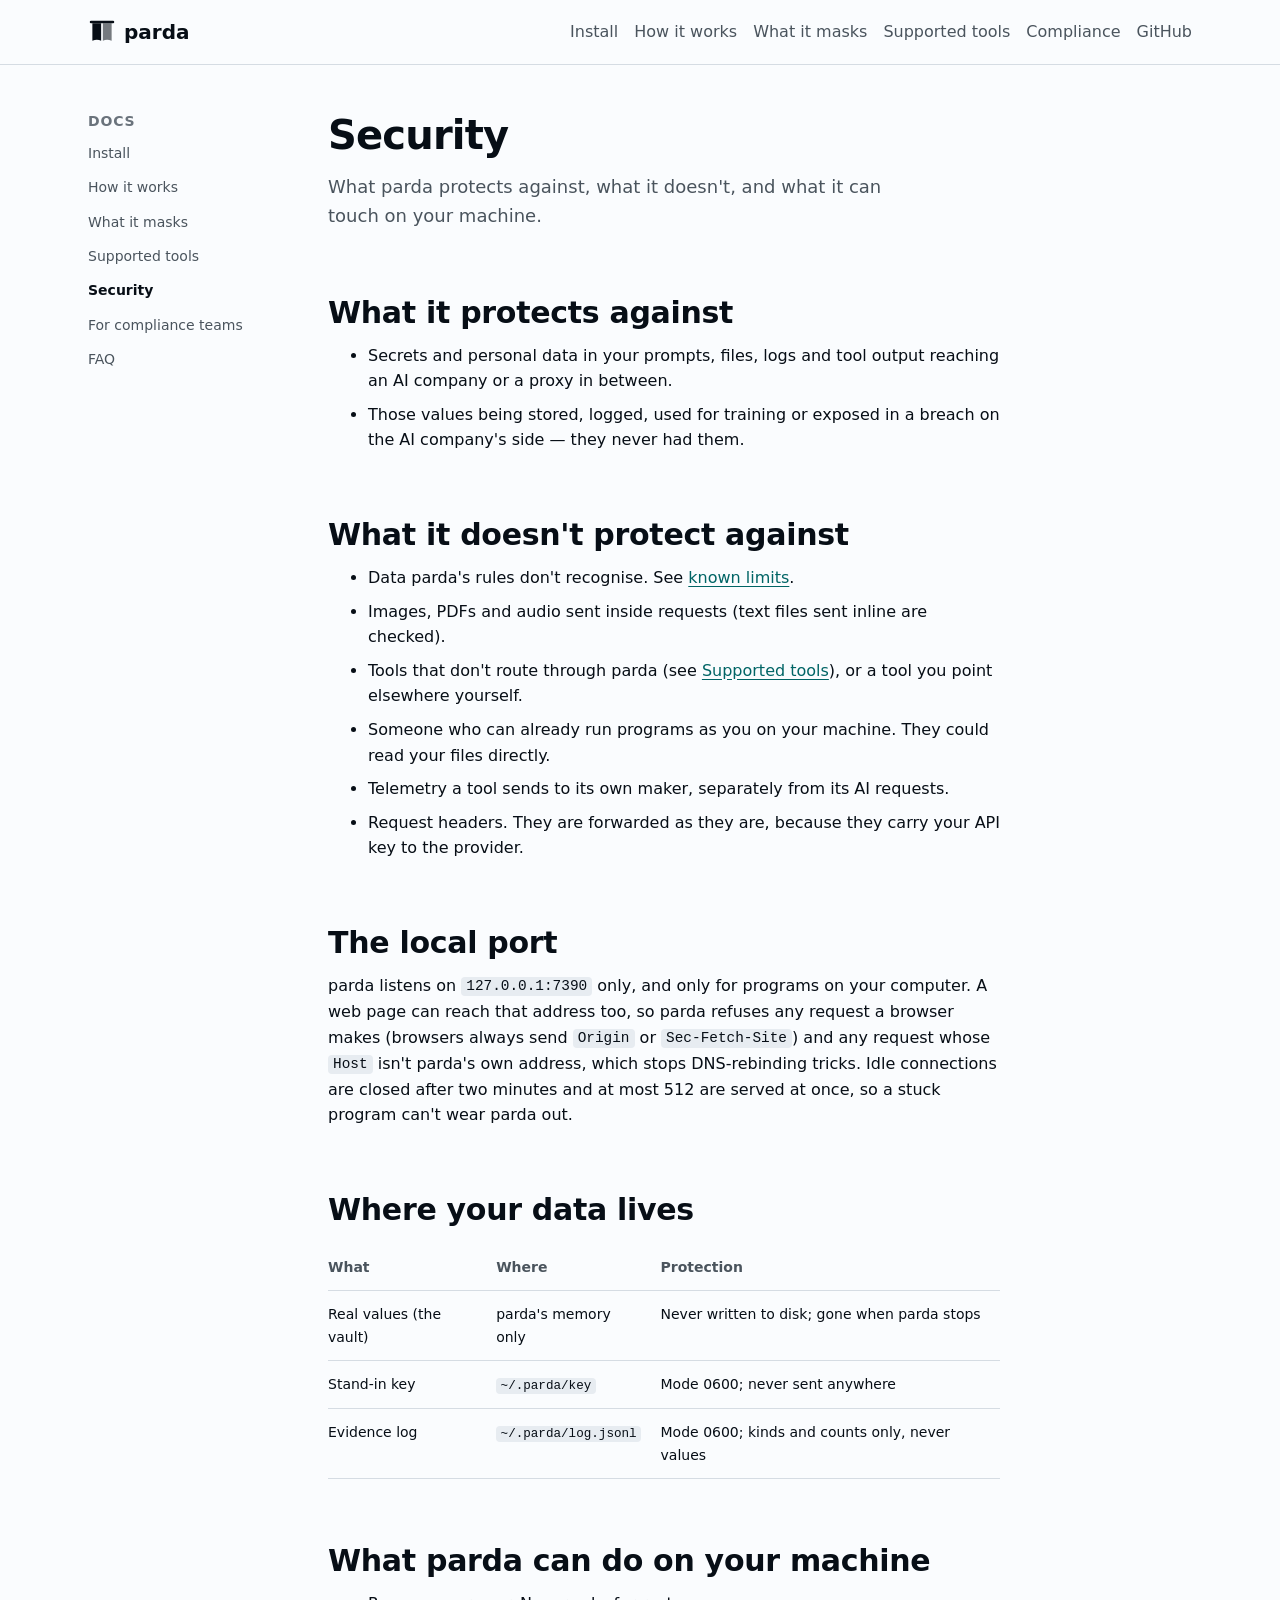
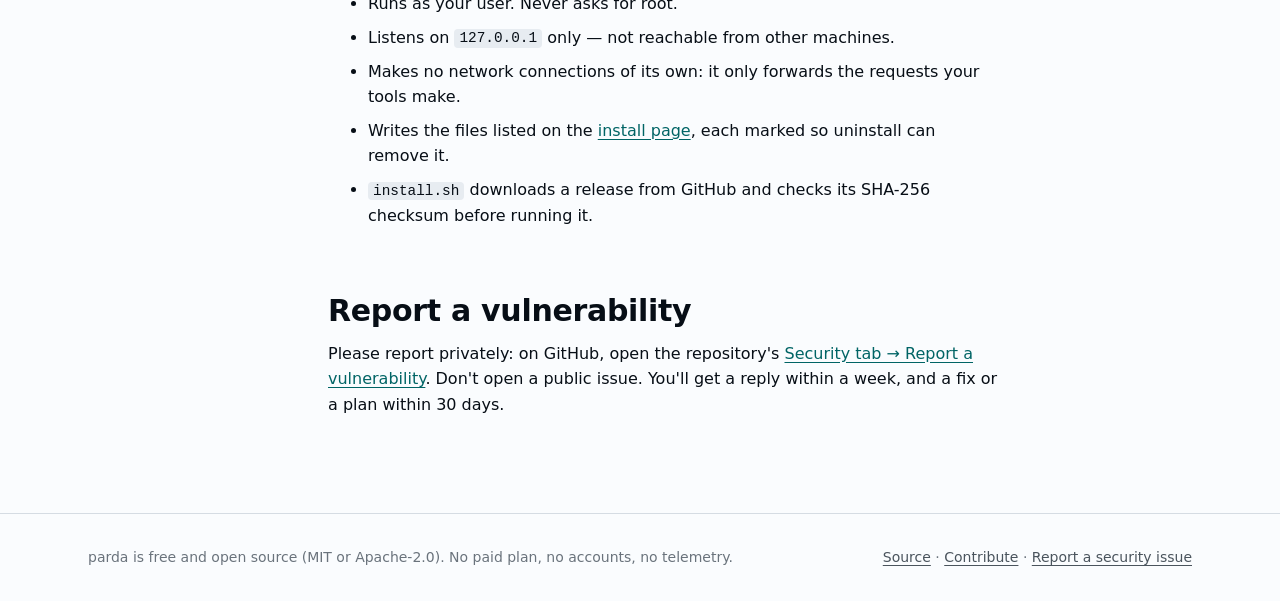
<file: site/security.html>
<!doctype html>
<html lang="en">
<head>
<meta charset="utf-8">
<meta name="viewport" content="width=device-width, initial-scale=1">
<title>Security · parda</title>
<meta name="description" content="parda&#x27;s threat model: what it protects against, what it doesn&#x27;t, where your data lives, and how to report a vulnerability.">
<link rel="canonical" href="https://sundarshahi.github.io/parda/security.html">
<link rel="icon" href="favicon.svg" type="image/svg+xml">
<link rel="stylesheet" href="style.css">
<meta name="theme-color" content="#1f6f78">
<meta property="og:type" content="website">
<meta property="og:site_name" content="parda">
<meta property="og:title" content="Security · parda">
<meta property="og:description" content="parda&#x27;s threat model: what it protects against, what it doesn&#x27;t, where your data lives, and how to report a vulnerability.">
<meta property="og:url" content="https://sundarshahi.github.io/parda/security.html">
<meta property="og:image" content="https://sundarshahi.github.io/parda/og.png">
<meta property="og:image:width" content="1200">
<meta property="og:image:height" content="630">
<meta name="twitter:card" content="summary_large_image">
</head>
<body>
<a class="skip" href="#main">Skip to content</a>
<header class="top"><div class="wrap"><a class="brand" href="./"><svg viewBox="0 0 32 32" aria-hidden="true"><rect x="2" y="3" width="28" height="3" rx="1.5" fill="currentColor"/><path d="M5 6h10v20c-3-1.5-6.5-1.5-10 0z" fill="currentColor"/><path d="M17 6h10v20c-3.5-1.5-7-1.5-10 0z" fill="currentColor" opacity=".55"/></svg>parda</a><nav aria-label="Main"><a href="install.html">Install</a><a href="how-it-works.html">How it works</a><a href="what-it-masks.html">What it masks</a><a href="tools.html">Supported tools</a><a href="compliance.html">Compliance</a><a href="https://github.com/sundarshahi/parda">GitHub</a></nav></div></header>
<main id="main"><div class="wrap doc"><aside><h2>Docs</h2><nav aria-label="Docs"><a href="install.html">Install</a><a href="how-it-works.html">How it works</a><a href="what-it-masks.html">What it masks</a><a href="tools.html">Supported tools</a><a href="security.html" aria-current="page">Security</a><a href="compliance.html">For compliance teams</a><a href="faq.html">FAQ</a></nav></aside><article>
<h1>Security</h1>
<p class="lede">What parda protects against, what it doesn't, and what it can touch on your machine.</p>

<h2>What it protects against</h2>
<ul>
<li>Secrets and personal data in your prompts, files, logs and tool output reaching an AI company or a proxy in between.</li>
<li>Those values being stored, logged, used for training or exposed in a breach on the AI company's side — they never had them.</li>
</ul>

<h2>What it doesn't protect against</h2>
<ul>
<li>Data parda's rules don't recognise. See <a href="what-it-masks.html">known limits</a>.</li>
<li>Images, PDFs and audio sent inside requests (text files sent inline are checked).</li>
<li>Tools that don't route through parda (see <a href="tools.html">Supported tools</a>), or a tool you point elsewhere yourself.</li>
<li>Someone who can already run programs as you on your machine. They could read your files directly.</li>
<li>Telemetry a tool sends to its own maker, separately from its AI requests.</li>
<li>Request headers. They are forwarded as they are, because they carry your API key to the provider.</li>
</ul>

<h2>The local port</h2>
<p>parda listens on <code>127.0.0.1:7390</code> only, and only for programs on your computer. A web page can reach that address too, so parda refuses any request a browser makes (browsers always send <code>Origin</code> or <code>Sec-Fetch-Site</code>) and any request whose <code>Host</code> isn't parda's own address, which stops DNS-rebinding tricks. Idle connections are closed after two minutes and at most 512 are served at once, so a stuck program can't wear parda out.</p>

<h2>Where your data lives</h2>
<div class="table-scroll"><table>
<thead><tr><th>What</th><th>Where</th><th>Protection</th></tr></thead>
<tbody>
<tr><td>Real values (the vault)</td><td>parda's memory only</td><td>Never written to disk; gone when parda stops</td></tr>
<tr><td>Stand-in key</td><td><code>~/.parda/key</code></td><td>Mode 0600; never sent anywhere</td></tr>
<tr><td>Evidence log</td><td><code>~/.parda/log.jsonl</code></td><td>Mode 0600; kinds and counts only, never values</td></tr>
</tbody></table></div>

<h2>What parda can do on your machine</h2>
<ul>
<li>Runs as your user. Never asks for root.</li>
<li>Listens on <code>127.0.0.1</code> only — not reachable from other machines.</li>
<li>Makes no network connections of its own: it only forwards the requests your tools make.</li>
<li>Writes the files listed on the <a href="install.html">install page</a>, each marked so uninstall can remove it.</li>
<li><code>install.sh</code> downloads a release from GitHub and checks its SHA-256 checksum before running it.</li>
</ul>

<h2>Report a vulnerability</h2>
<p>Please report privately: on GitHub, open the repository's <a href="https://github.com/sundarshahi/parda/security/advisories/new">Security tab → Report a vulnerability</a>. Don't open a public issue. You'll get a reply within a week, and a fix or a plan within 30 days.</p>
</article></div></main>
<footer class="foot"><div class="wrap"><span>parda is free and open source (MIT or Apache-2.0). No paid plan, no accounts, no telemetry.</span><span><a href="https://github.com/sundarshahi/parda">Source</a> · <a href="https://github.com/sundarshahi/parda/blob/main/CONTRIBUTING.md">Contribute</a> · <a href="security.html">Report a security issue</a></span></div></footer>
</body>
</html>
</file>
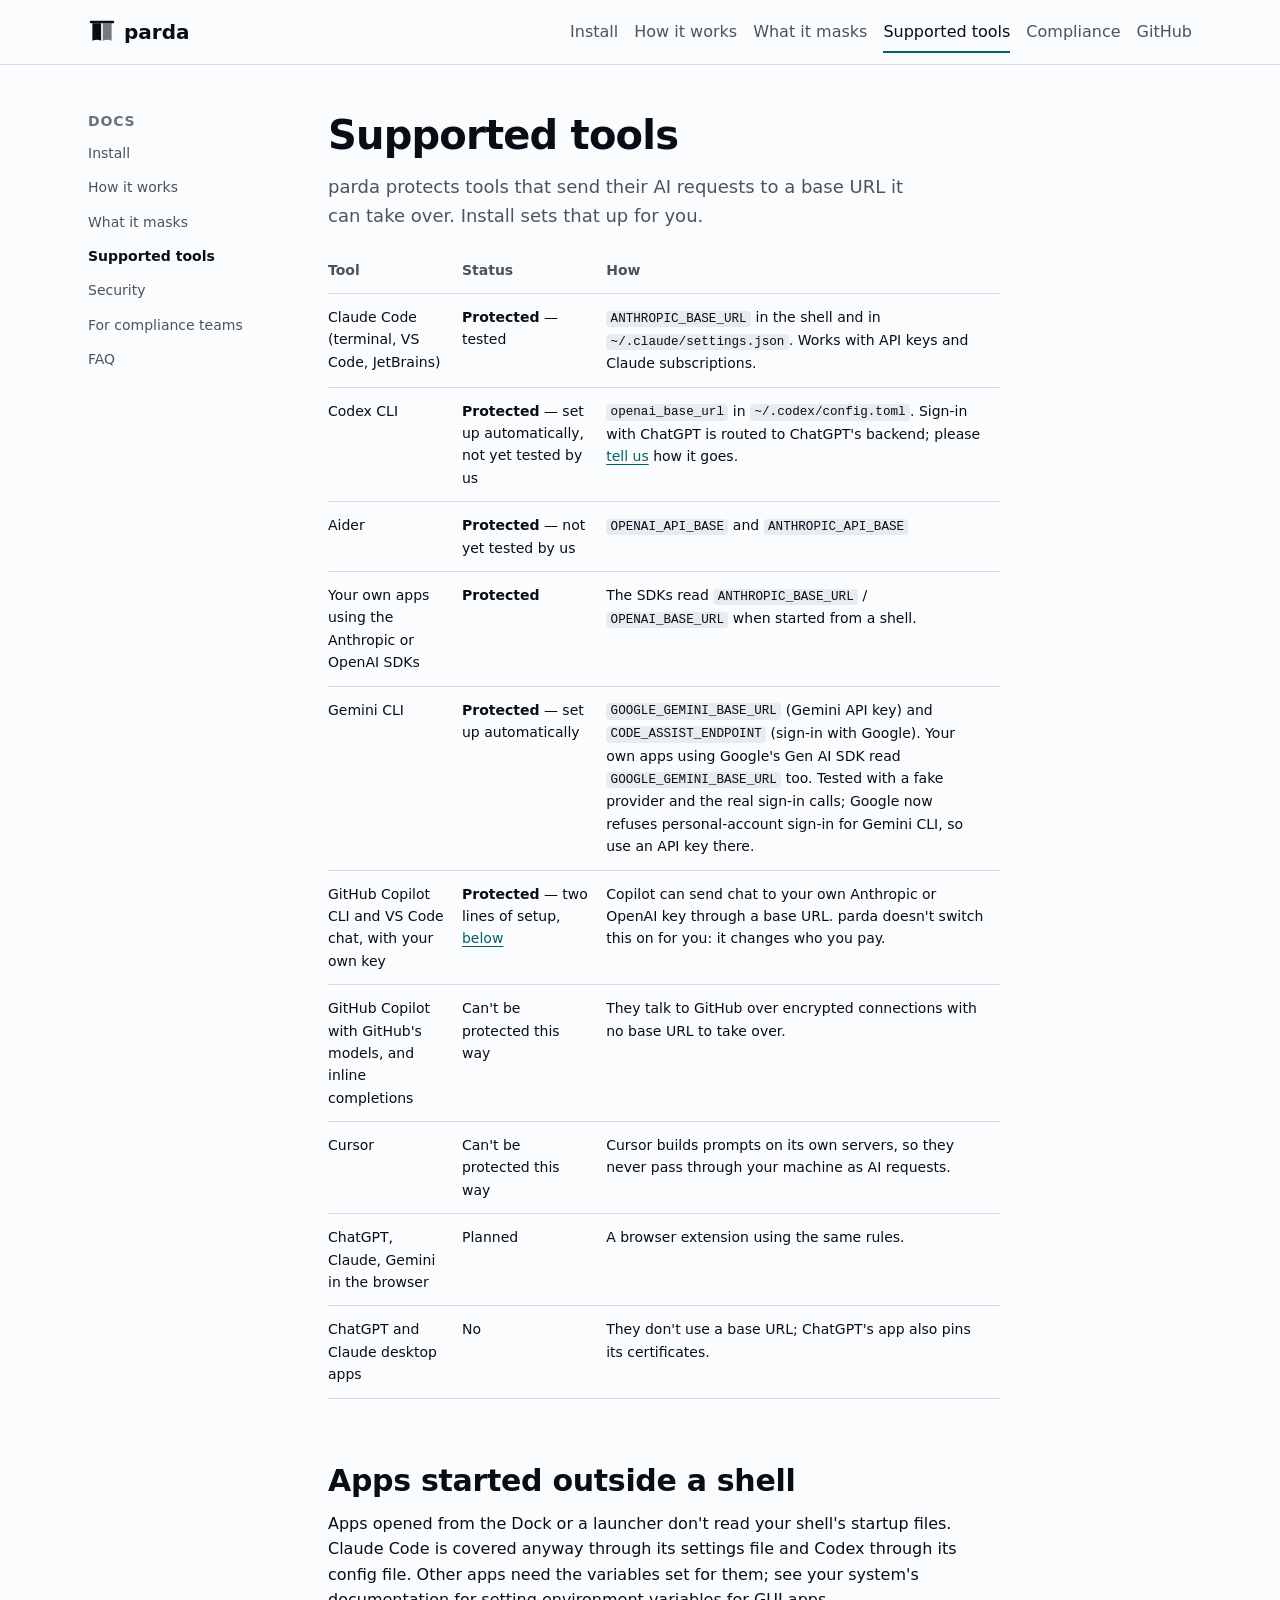
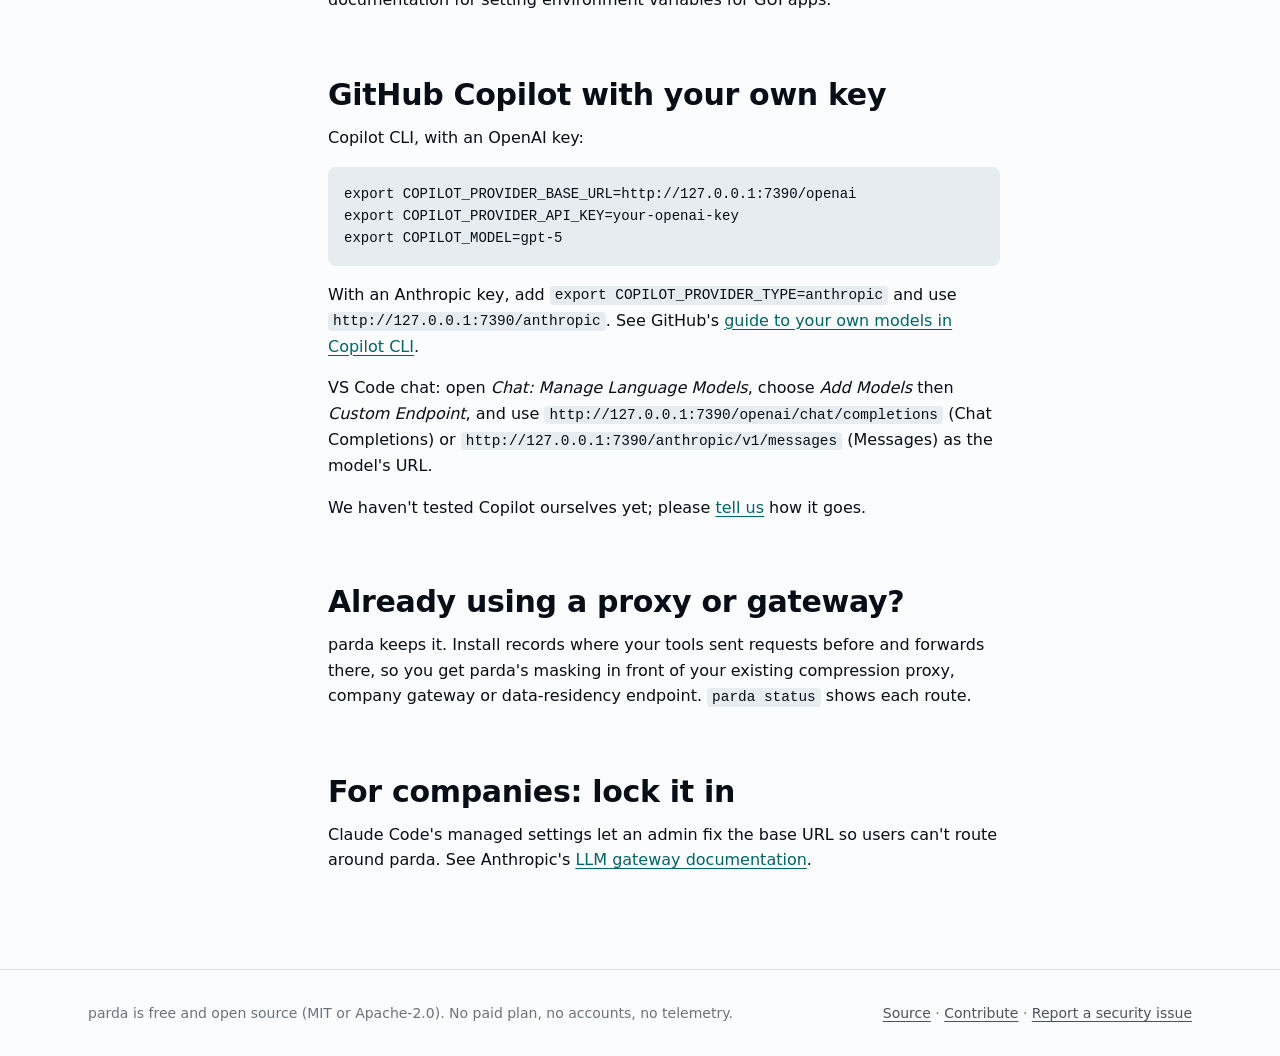
<file: site/tools.html>
<!doctype html>
<html lang="en">
<head>
<meta charset="utf-8">
<meta name="viewport" content="width=device-width, initial-scale=1">
<title>Supported tools · parda</title>
<meta name="description" content="Which AI tools parda protects: Claude Code, Codex CLI, Gemini CLI, Aider, Copilot with your own key and apps using the Anthropic, OpenAI or Gemini SDKs — and which it can&#x27;t, like Cursor.">
<link rel="canonical" href="https://sundarshahi.github.io/parda/tools.html">
<link rel="icon" href="favicon.svg" type="image/svg+xml">
<link rel="stylesheet" href="style.css">
<meta name="theme-color" content="#1f6f78">
<meta property="og:type" content="website">
<meta property="og:site_name" content="parda">
<meta property="og:title" content="Supported tools · parda">
<meta property="og:description" content="Which AI tools parda protects: Claude Code, Codex CLI, Gemini CLI, Aider, Copilot with your own key and apps using the Anthropic, OpenAI or Gemini SDKs — and which it can&#x27;t, like Cursor.">
<meta property="og:url" content="https://sundarshahi.github.io/parda/tools.html">
<meta property="og:image" content="https://sundarshahi.github.io/parda/og.png">
<meta property="og:image:width" content="1200">
<meta property="og:image:height" content="630">
<meta name="twitter:card" content="summary_large_image">
</head>
<body>
<a class="skip" href="#main">Skip to content</a>
<header class="top"><div class="wrap"><a class="brand" href="./"><svg viewBox="0 0 32 32" aria-hidden="true"><rect x="2" y="3" width="28" height="3" rx="1.5" fill="currentColor"/><path d="M5 6h10v20c-3-1.5-6.5-1.5-10 0z" fill="currentColor"/><path d="M17 6h10v20c-3.5-1.5-7-1.5-10 0z" fill="currentColor" opacity=".55"/></svg>parda</a><nav aria-label="Main"><a href="install.html">Install</a><a href="how-it-works.html">How it works</a><a href="what-it-masks.html">What it masks</a><a href="tools.html" aria-current="page">Supported tools</a><a href="compliance.html">Compliance</a><a href="https://github.com/sundarshahi/parda">GitHub</a></nav></div></header>
<main id="main"><div class="wrap doc"><aside><h2>Docs</h2><nav aria-label="Docs"><a href="install.html">Install</a><a href="how-it-works.html">How it works</a><a href="what-it-masks.html">What it masks</a><a href="tools.html" aria-current="page">Supported tools</a><a href="security.html">Security</a><a href="compliance.html">For compliance teams</a><a href="faq.html">FAQ</a></nav></aside><article>
<h1>Supported tools</h1>
<p class="lede">parda protects tools that send their AI requests to a base URL it can take over. Install sets that up for you.</p>
<div class="table-scroll"><table>
<thead><tr><th>Tool</th><th>Status</th><th>How</th></tr></thead>
<tbody>
<tr><td>Claude Code (terminal, VS Code, JetBrains)</td><td><strong>Protected</strong> — tested</td><td><code>ANTHROPIC_BASE_URL</code> in the shell and in <code>~/.claude/settings.json</code>. Works with API keys and Claude subscriptions.</td></tr>
<tr><td>Codex CLI</td><td><strong>Protected</strong> — set up automatically, not yet tested by us</td><td><code>openai_base_url</code> in <code>~/.codex/config.toml</code>. Sign-in with ChatGPT is routed to ChatGPT's backend; please <a href="https://github.com/sundarshahi/parda/issues/new?template=tool.yml">tell us</a> how it goes.</td></tr>
<tr><td>Aider</td><td><strong>Protected</strong> — not yet tested by us</td><td><code>OPENAI_API_BASE</code> and <code>ANTHROPIC_API_BASE</code></td></tr>
<tr><td>Your own apps using the Anthropic or OpenAI SDKs</td><td><strong>Protected</strong></td><td>The SDKs read <code>ANTHROPIC_BASE_URL</code> / <code>OPENAI_BASE_URL</code> when started from a shell.</td></tr>
<tr><td>Gemini CLI</td><td><strong>Protected</strong> — set up automatically</td><td><code>GOOGLE_GEMINI_BASE_URL</code> (Gemini API key) and <code>CODE_ASSIST_ENDPOINT</code> (sign-in with Google). Your own apps using Google's Gen AI SDK read <code>GOOGLE_GEMINI_BASE_URL</code> too. Tested with a fake provider and the real sign-in calls; Google now refuses personal-account sign-in for Gemini CLI, so use an API key there.</td></tr>
<tr><td>GitHub Copilot CLI and VS Code chat, with your own key</td><td><strong>Protected</strong> — two lines of setup, <a href="#copilot">below</a></td><td>Copilot can send chat to your own Anthropic or OpenAI key through a base URL. parda doesn't switch this on for you: it changes who you pay.</td></tr>
<tr><td>GitHub Copilot with GitHub's models, and inline completions</td><td>Can't be protected this way</td><td>They talk to GitHub over encrypted connections with no base URL to take over.</td></tr>
<tr><td>Cursor</td><td>Can't be protected this way</td><td>Cursor builds prompts on its own servers, so they never pass through your machine as AI requests.</td></tr>
<tr><td>ChatGPT, Claude, Gemini in the browser</td><td>Planned</td><td>A browser extension using the same rules.</td></tr>
<tr><td>ChatGPT and Claude desktop apps</td><td>No</td><td>They don't use a base URL; ChatGPT's app also pins its certificates.</td></tr>
</tbody></table></div>

<h2>Apps started outside a shell</h2>
<p>Apps opened from the Dock or a launcher don't read your shell's startup files. Claude Code is covered anyway through its settings file and Codex through its config file. Other apps need the variables set for them; see your system's documentation for setting environment variables for GUI apps.</p>

<h2 id="copilot">GitHub Copilot with your own key</h2>
<p>Copilot CLI, with an OpenAI key:</p>
<pre><code>export COPILOT_PROVIDER_BASE_URL=http://127.0.0.1:7390/openai
export COPILOT_PROVIDER_API_KEY=your-openai-key
export COPILOT_MODEL=gpt-5</code></pre>
<p>With an Anthropic key, add <code>export COPILOT_PROVIDER_TYPE=anthropic</code> and use <code>http://127.0.0.1:7390/anthropic</code>. See GitHub's <a href="https://docs.github.com/en/copilot/how-tos/copilot-cli/customize-copilot/use-byok-models">guide to your own models in Copilot CLI</a>.</p>
<p>VS Code chat: open <em>Chat: Manage Language Models</em>, choose <em>Add Models</em> then <em>Custom Endpoint</em>, and use <code>http://127.0.0.1:7390/openai/chat/completions</code> (Chat Completions) or <code>http://127.0.0.1:7390/anthropic/v1/messages</code> (Messages) as the model's URL.</p>
<p>We haven't tested Copilot ourselves yet; please <a href="https://github.com/sundarshahi/parda/issues/new?template=tool.yml">tell us</a> how it goes.</p>

<h2>Already using a proxy or gateway?</h2>
<p>parda keeps it. Install records where your tools sent requests before and forwards there, so you get parda's masking in front of your existing compression proxy, company gateway or data-residency endpoint. <code>parda status</code> shows each route.</p>

<h2>For companies: lock it in</h2>
<p>Claude Code's managed settings let an admin fix the base URL so users can't route around parda. See Anthropic's <a href="https://code.claude.com/docs/en/llm-gateway">LLM gateway documentation</a>.</p>
</article></div></main>
<footer class="foot"><div class="wrap"><span>parda is free and open source (MIT or Apache-2.0). No paid plan, no accounts, no telemetry.</span><span><a href="https://github.com/sundarshahi/parda">Source</a> · <a href="https://github.com/sundarshahi/parda/blob/main/CONTRIBUTING.md">Contribute</a> · <a href="security.html">Report a security issue</a></span></div></footer>
</body>
</html>
</file>
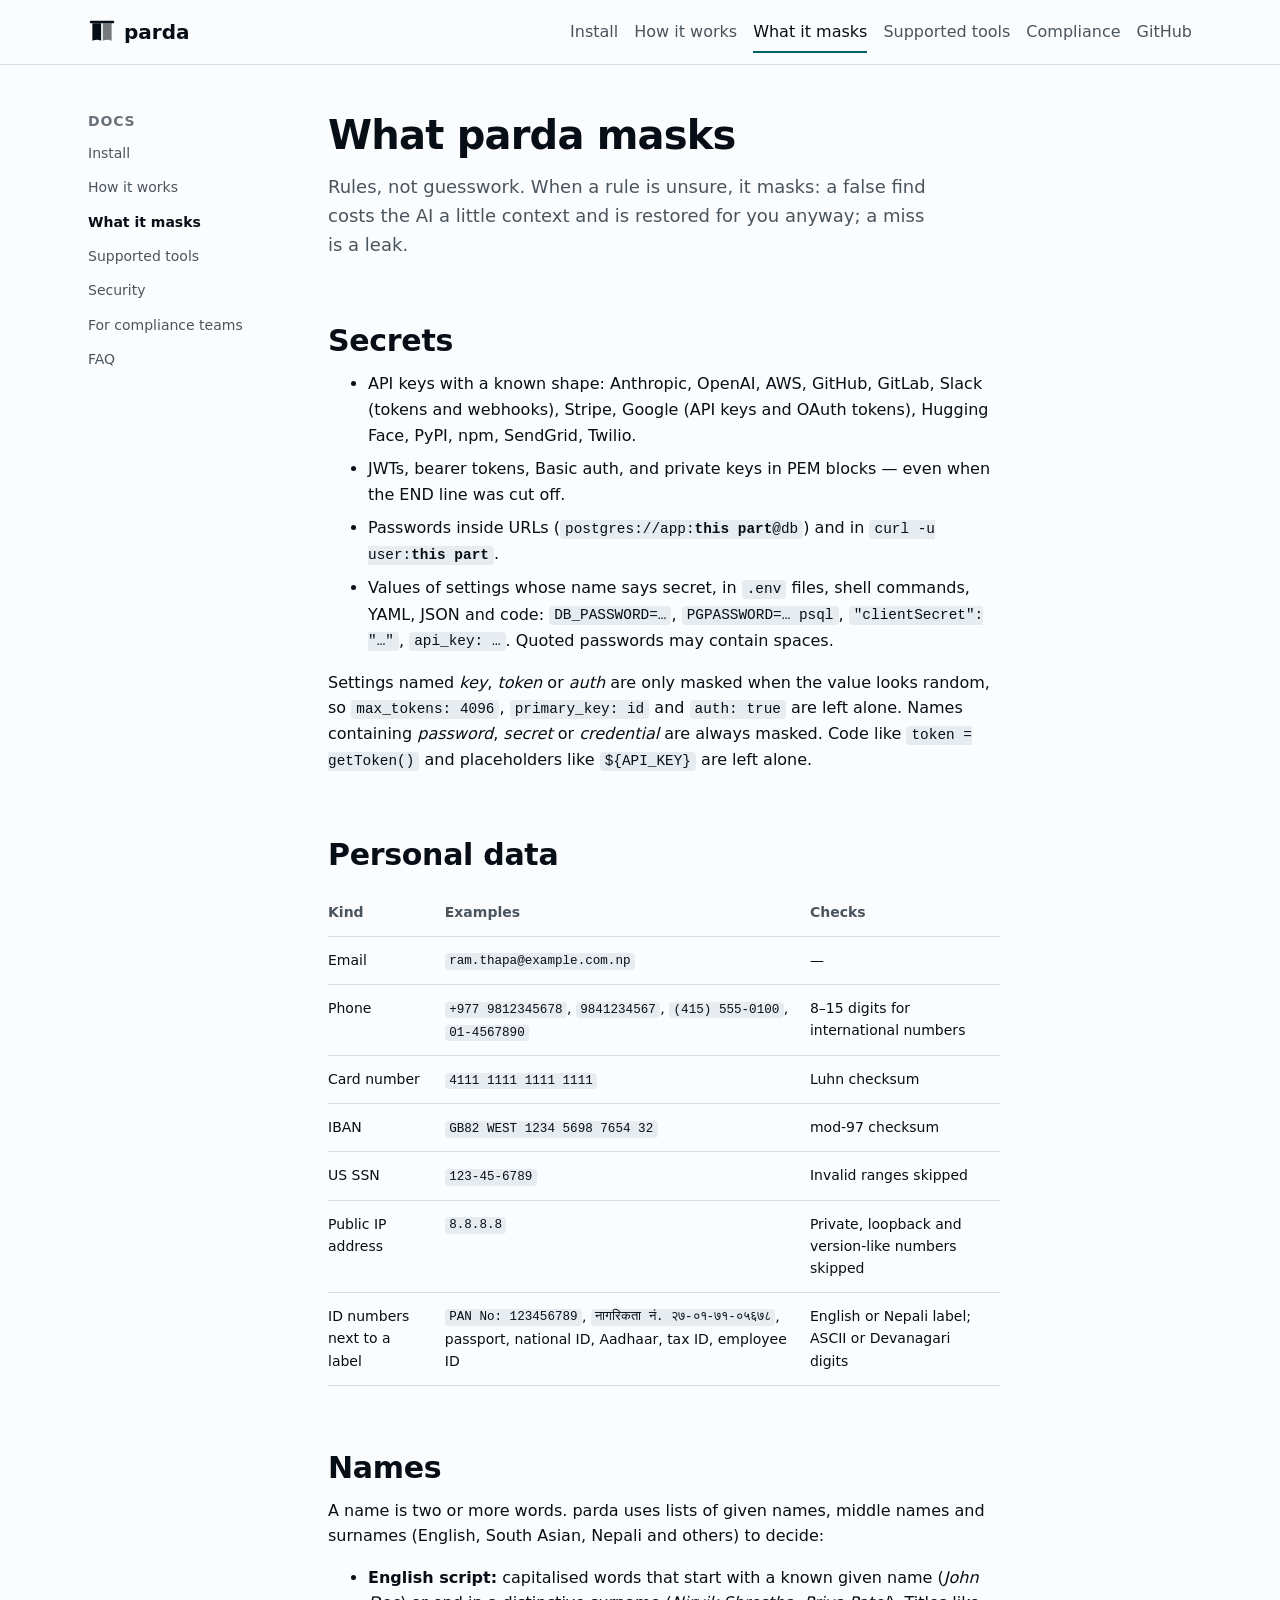
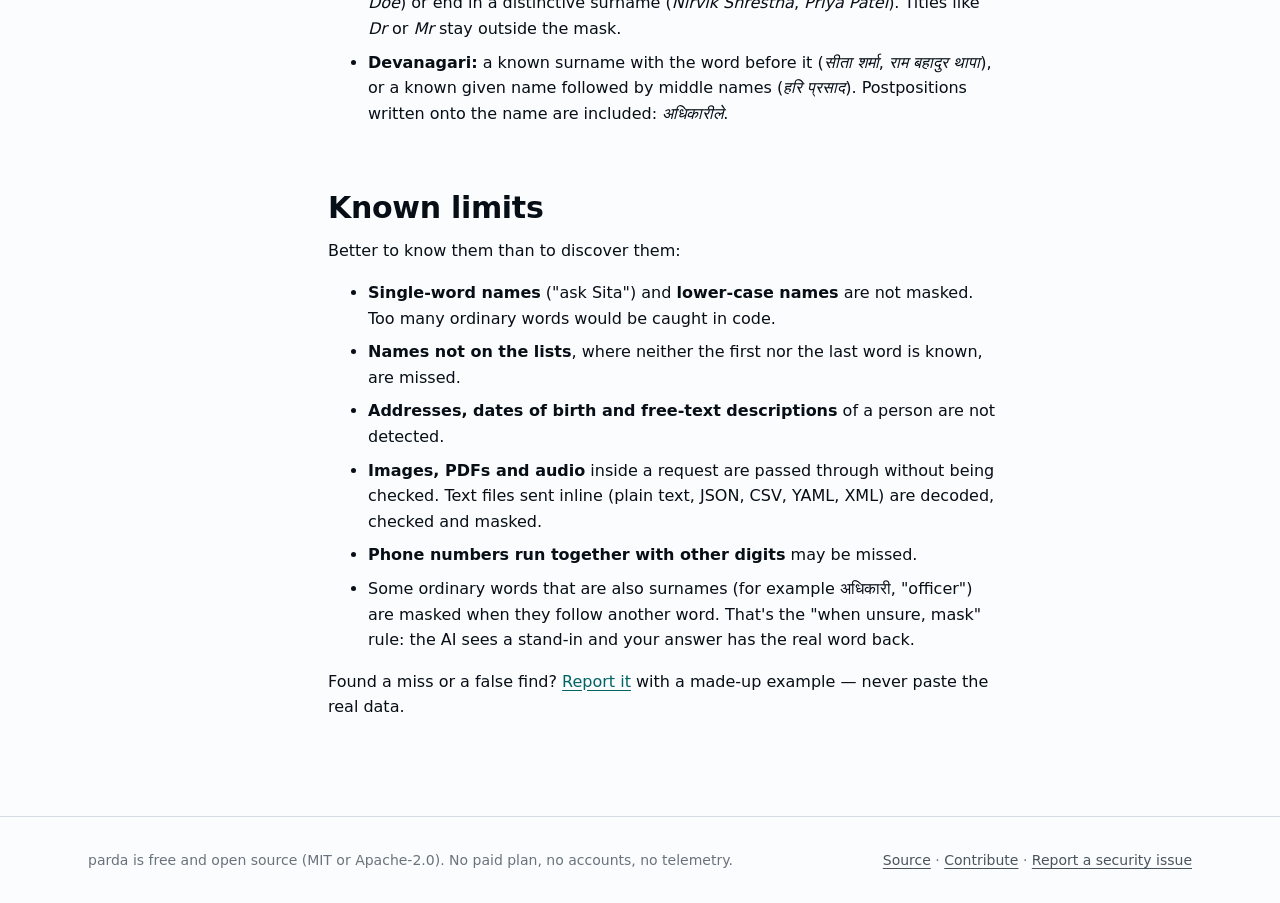
<file: site/what-it-masks.html>
<!doctype html>
<html lang="en">
<head>
<meta charset="utf-8">
<meta name="viewport" content="width=device-width, initial-scale=1">
<title>What it masks · parda</title>
<meta name="description" content="The secrets and personal data parda detects — API keys, passwords, emails, phones, cards, IBANs, ID numbers, English and Nepali names — and its known limits.">
<link rel="canonical" href="https://sundarshahi.github.io/parda/what-it-masks.html">
<link rel="icon" href="favicon.svg" type="image/svg+xml">
<link rel="stylesheet" href="style.css">
<meta name="theme-color" content="#1f6f78">
<meta property="og:type" content="website">
<meta property="og:site_name" content="parda">
<meta property="og:title" content="What it masks · parda">
<meta property="og:description" content="The secrets and personal data parda detects — API keys, passwords, emails, phones, cards, IBANs, ID numbers, English and Nepali names — and its known limits.">
<meta property="og:url" content="https://sundarshahi.github.io/parda/what-it-masks.html">
<meta property="og:image" content="https://sundarshahi.github.io/parda/og.png">
<meta property="og:image:width" content="1200">
<meta property="og:image:height" content="630">
<meta name="twitter:card" content="summary_large_image">
</head>
<body>
<a class="skip" href="#main">Skip to content</a>
<header class="top"><div class="wrap"><a class="brand" href="./"><svg viewBox="0 0 32 32" aria-hidden="true"><rect x="2" y="3" width="28" height="3" rx="1.5" fill="currentColor"/><path d="M5 6h10v20c-3-1.5-6.5-1.5-10 0z" fill="currentColor"/><path d="M17 6h10v20c-3.5-1.5-7-1.5-10 0z" fill="currentColor" opacity=".55"/></svg>parda</a><nav aria-label="Main"><a href="install.html">Install</a><a href="how-it-works.html">How it works</a><a href="what-it-masks.html" aria-current="page">What it masks</a><a href="tools.html">Supported tools</a><a href="compliance.html">Compliance</a><a href="https://github.com/sundarshahi/parda">GitHub</a></nav></div></header>
<main id="main"><div class="wrap doc"><aside><h2>Docs</h2><nav aria-label="Docs"><a href="install.html">Install</a><a href="how-it-works.html">How it works</a><a href="what-it-masks.html" aria-current="page">What it masks</a><a href="tools.html">Supported tools</a><a href="security.html">Security</a><a href="compliance.html">For compliance teams</a><a href="faq.html">FAQ</a></nav></aside><article>
<h1>What parda masks</h1>
<p class="lede">Rules, not guesswork. When a rule is unsure, it masks: a false find costs the AI a little context and is restored for you anyway; a miss is a leak.</p>

<h2>Secrets</h2>
<ul>
<li>API keys with a known shape: Anthropic, OpenAI, AWS, GitHub, GitLab, Slack (tokens and webhooks), Stripe, Google (API keys and OAuth tokens), Hugging Face, PyPI, npm, SendGrid, Twilio.</li>
<li>JWTs, bearer tokens, Basic auth, and private keys in PEM blocks — even when the END line was cut off.</li>
<li>Passwords inside URLs (<code>postgres://app:<strong>this part</strong>@db</code>) and in <code>curl -u user:<strong>this part</strong></code>.</li>
<li>Values of settings whose name says secret, in <code>.env</code> files, shell commands, YAML, JSON and code: <code>DB_PASSWORD=…</code>, <code>PGPASSWORD=… psql</code>, <code>"clientSecret": "…"</code>, <code>api_key: …</code>. Quoted passwords may contain spaces.</li>
</ul>
<p>Settings named <em>key</em>, <em>token</em> or <em>auth</em> are only masked when the value looks random, so <code>max_tokens: 4096</code>, <code>primary_key: id</code> and <code>auth: true</code> are left alone. Names containing <em>password</em>, <em>secret</em> or <em>credential</em> are always masked. Code like <code>token = getToken()</code> and placeholders like <code>${API_KEY}</code> are left alone.</p>

<h2>Personal data</h2>
<div class="table-scroll"><table>
<thead><tr><th>Kind</th><th>Examples</th><th>Checks</th></tr></thead>
<tbody>
<tr><td>Email</td><td><code>ram.thapa@example.com.np</code></td><td>—</td></tr>
<tr><td>Phone</td><td><code>+977 9812345678</code>, <code>9841234567</code>, <code>(415) 555-0100</code>, <code>01-4567890</code></td><td>8–15 digits for international numbers</td></tr>
<tr><td>Card number</td><td><code>4111 1111 1111 1111</code></td><td>Luhn checksum</td></tr>
<tr><td>IBAN</td><td><code>GB82 WEST 1234 5698 7654 32</code></td><td>mod-97 checksum</td></tr>
<tr><td>US SSN</td><td><code>123-45-6789</code></td><td>Invalid ranges skipped</td></tr>
<tr><td>Public IP address</td><td><code>8.8.8.8</code></td><td>Private, loopback and version-like numbers skipped</td></tr>
<tr><td>ID numbers next to a label</td><td><code>PAN No: 123456789</code>, <code>नागरिकता नं. २७-०१-७१-०५६७८</code>, passport, national ID, Aadhaar, tax ID, employee ID</td><td>English or Nepali label; ASCII or Devanagari digits</td></tr>
</tbody></table></div>

<h2>Names</h2>
<p>A name is two or more words. parda uses lists of given names, middle names and surnames (English, South Asian, Nepali and others) to decide:</p>
<ul>
<li><strong>English script:</strong> capitalised words that start with a known given name (<em>John Doe</em>) or end in a distinctive surname (<em>Nirvik Shrestha</em>, <em>Priya Patel</em>). Titles like <em>Dr</em> or <em>Mr</em> stay outside the mask.</li>
<li><strong>Devanagari:</strong> a known surname with the word before it (<em>सीता शर्मा</em>, <em>राम बहादुर थापा</em>), or a known given name followed by middle names (<em>हरि प्रसाद</em>). Postpositions written onto the name are included: <em>अधिकारीले</em>.</li>
</ul>

<h2>Known limits</h2>
<p>Better to know them than to discover them:</p>
<ul>
<li><strong>Single-word names</strong> ("ask Sita") and <strong>lower-case names</strong> are not masked. Too many ordinary words would be caught in code.</li>
<li><strong>Names not on the lists</strong>, where neither the first nor the last word is known, are missed.</li>
<li><strong>Addresses, dates of birth and free-text descriptions</strong> of a person are not detected.</li>
<li><strong>Images, PDFs and audio</strong> inside a request are passed through without being checked. Text files sent inline (plain text, JSON, CSV, YAML, XML) are decoded, checked and masked.</li>
<li><strong>Phone numbers run together with other digits</strong> may be missed.</li>
<li>Some ordinary words that are also surnames (for example अधिकारी, "officer") are masked when they follow another word. That's the "when unsure, mask" rule: the AI sees a stand-in and your answer has the real word back.</li>
</ul>
<p>Found a miss or a false find? <a href="https://github.com/sundarshahi/parda/issues/new?template=detection.yml">Report it</a> with a made-up example — never paste the real data.</p>
</article></div></main>
<footer class="foot"><div class="wrap"><span>parda is free and open source (MIT or Apache-2.0). No paid plan, no accounts, no telemetry.</span><span><a href="https://github.com/sundarshahi/parda">Source</a> · <a href="https://github.com/sundarshahi/parda/blob/main/CONTRIBUTING.md">Contribute</a> · <a href="security.html">Report a security issue</a></span></div></footer>
</body>
</html>
</file>
<file: site/style.css>
/* parda site. Every value comes from the tokens below; nothing is set at the call site. */

:root {
  /* spacing: 4 8 12 16 24 32 48 64 96 */
  --s1: 0.25rem; --s2: 0.5rem; --s3: 0.75rem; --s4: 1rem; --s5: 1.5rem;
  --s6: 2rem; --s7: 3rem; --s8: 4rem; --s9: 6rem;
  /* type: 14 16 18 20 24 30 40 52 */
  --t-xs: 0.875rem; --t-sm: 1rem; --t-md: 1.125rem; --t-lg: 1.25rem; --t-xl: 1.5rem;
  --t-2xl: 1.875rem; --t-3xl: 2.5rem; --t-4xl: 3.25rem;
  --radius: 8px; --radius-sm: 4px;
  --prose: 42rem; --wide: 72rem;
  --font: ui-sans-serif, system-ui, -apple-system, "Segoe UI", Roboto, "Noto Sans", "Noto Sans Devanagari", sans-serif;
  --mono: ui-monospace, "SF Mono", SFMono-Regular, Menlo, Consolas, "Liberation Mono", monospace;

  /* cool greys, slightly blue */
  --g0: oklch(99% 0.003 250); --g1: oklch(97% 0.006 250); --g2: oklch(94% 0.009 250);
  --g3: oklch(89% 0.012 250); --g5: oklch(70% 0.015 250); --g6: oklch(55% 0.018 250);
  --g7: oklch(44% 0.02 250); --g8: oklch(32% 0.02 250); --g9: oklch(22% 0.02 250); --g10: oklch(16% 0.02 250);
  /* accent: deep teal */
  --a1: oklch(96% 0.025 195); --a2: oklch(90% 0.05 195); --a6: oklch(52% 0.1 195); --a7: oklch(45% 0.09 195);
  --a8: oklch(36% 0.07 195);
  --warn-bg: oklch(96% 0.04 85); --warn-fg: oklch(40% 0.08 70);

  --bg: var(--g0); --bg-soft: var(--g1); --bg-code: var(--g2); --line: var(--g3);
  --text: var(--g10); --text-2: var(--g7); --text-3: var(--g6);
  --accent: var(--a7); --accent-strong: var(--a8); --accent-soft: var(--a1); --accent-line: var(--a2);
  --shadow: 0 1px 2px oklch(20% 0.02 250 / 0.08), 0 4px 12px oklch(20% 0.02 250 / 0.06);
  color-scheme: light dark;
}

@media (prefers-color-scheme: dark) {
  :root {
    --bg: var(--g10); --bg-soft: oklch(19% 0.02 250); --bg-code: oklch(23% 0.02 250); --line: oklch(30% 0.02 250);
    --text: var(--g1); --text-2: var(--g5); --text-3: oklch(62% 0.015 250);
    --accent: oklch(78% 0.09 195); --accent-strong: oklch(85% 0.08 195); --accent-soft: oklch(26% 0.04 195);
    --accent-line: oklch(36% 0.05 195);
    --warn-bg: oklch(28% 0.04 80); --warn-fg: oklch(85% 0.08 85);
    --shadow: 0 1px 2px oklch(0% 0 0 / 0.4), 0 4px 12px oklch(0% 0 0 / 0.3);
  }
}

*, *::before, *::after { box-sizing: border-box; }
html { -webkit-text-size-adjust: 100%; }
body { margin: 0; background: var(--bg); color: var(--text); font: 400 var(--t-sm)/1.6 var(--font); }
img, svg { max-width: 100%; height: auto; }

a { color: var(--accent); text-underline-offset: 0.2em; }
a:hover { color: var(--accent-strong); }
:focus-visible { outline: 3px solid var(--accent); outline-offset: 2px; border-radius: var(--radius-sm); }

.skip { position: absolute; left: var(--s4); top: -10rem; padding: var(--s2) var(--s4); background: var(--bg); z-index: 10; }
.skip:focus { top: var(--s4); }

.wrap { max-width: var(--wide); margin: 0 auto; padding: 0 var(--s5); }

/* header */
.top { border-bottom: 1px solid var(--line); }
.top .wrap { display: flex; align-items: center; gap: var(--s5); min-height: 4rem; flex-wrap: wrap; }
.brand { display: flex; align-items: center; gap: var(--s2); font-weight: 700; font-size: var(--t-lg); color: var(--text); text-decoration: none; }
.brand svg { width: 1.75rem; height: 1.75rem; }
.top nav { display: flex; gap: var(--s4); flex-wrap: wrap; margin-left: auto; }
.top nav a { color: var(--text-2); text-decoration: none; font-weight: 500; padding: var(--s2) 0; }
.top nav a:hover, .top nav a[aria-current="page"] { color: var(--text); }
.top nav a[aria-current="page"] { box-shadow: inset 0 -2px 0 var(--accent); }

/* type */
h1, h2, h3 { line-height: 1.2; margin: 0; font-weight: 700; letter-spacing: -0.01em; }
h1 { font-size: var(--t-3xl); line-height: 1.1; letter-spacing: -0.02em; }
h2 { font-size: var(--t-2xl); margin-top: var(--s8); }
h3 { font-size: var(--t-lg); margin-top: var(--s6); }
h2 + p, h3 + p, h2 + ul, h3 + ul, h2 + table, h3 + table { margin-top: var(--s3); }
p, ul, ol, table, pre, .note { margin: var(--s4) 0 0; }
li + li { margin-top: var(--s2); }
.lede { font-size: var(--t-md); color: var(--text-2); max-width: 38rem; }
.muted { color: var(--text-2); }
strong { font-weight: 600; }

code { font-family: var(--mono); font-size: 0.9em; background: var(--bg-code); padding: 0.1em 0.35em; border-radius: var(--radius-sm); }
pre { font-family: var(--mono); font-size: var(--t-xs); line-height: 1.6; background: var(--bg-code); padding: var(--s4); border-radius: var(--radius); overflow-x: auto; }
pre code { background: none; padding: 0; font-size: inherit; }

table { border-collapse: collapse; width: 100%; font-size: var(--t-xs); }
th, td { text-align: left; vertical-align: top; padding: var(--s3) var(--s4) var(--s3) 0; border-bottom: 1px solid var(--line); }
th { font-weight: 600; color: var(--text-2); }
td.num, th.num { text-align: right; }
.table-scroll { overflow-x: auto; }

.note { background: var(--accent-soft); padding: var(--s4) var(--s5); border-radius: var(--radius); }
.note.warn { background: var(--warn-bg); color: var(--warn-fg); }
.note > :first-child { margin-top: 0; }

/* page layouts */
main { padding-bottom: var(--s9); }
.doc { display: grid; grid-template-columns: minmax(0, 1fr); gap: var(--s6); padding-top: var(--s6); }
.doc article { max-width: var(--prose); min-width: 0; }
.doc aside nav { display: flex; flex-wrap: wrap; gap: var(--s1) var(--s4); font-size: var(--t-xs); }
.doc aside nav a { color: var(--text-2); text-decoration: none; padding: var(--s1) 0; }
.doc aside nav a:hover, .doc aside nav a[aria-current="page"] { color: var(--text); }
.doc aside nav a[aria-current="page"] { font-weight: 600; }
.doc aside h2 { font-size: var(--t-xs); margin: 0 0 var(--s2); color: var(--text-3); text-transform: uppercase; letter-spacing: 0.06em; }
@media (min-width: 60rem) {
  .doc { grid-template-columns: 12rem minmax(0, 1fr); gap: var(--s7); padding-top: var(--s7); }
  .doc aside nav { flex-direction: column; flex-wrap: nowrap; }
  .doc aside { position: sticky; top: var(--s5); align-self: start; }
}

/* landing */
.hero { padding: var(--s9) 0 var(--s8); }
.hero h1 { font-size: var(--t-3xl); max-width: 16ch; }
@media (min-width: 48rem) { .hero h1 { font-size: var(--t-4xl); } }
.hero .lede { margin-top: var(--s5); }
.install { margin-top: var(--s6); max-width: 40rem; }
.install pre { margin: var(--s2) 0 0; font-size: var(--t-xs); white-space: pre-wrap; word-break: break-all; }
.install p { font-size: var(--t-xs); color: var(--text-3); margin-top: var(--s2); }
.actions { display: flex; gap: var(--s4); align-items: center; flex-wrap: wrap; margin-top: var(--s5); }
.btn { display: inline-block; padding: var(--s3) var(--s5); border-radius: var(--radius); font-weight: 600; text-decoration: none; }
.btn.primary { background: var(--accent); color: var(--bg); }
.btn.primary:hover { background: var(--accent-strong); color: var(--bg); }

.flow { display: grid; gap: var(--s4); margin-top: var(--s5); }
@media (min-width: 56rem) { .flow { grid-template-columns: repeat(3, 1fr); } }
.flow figure { margin: 0; background: var(--bg-soft); border-radius: var(--radius); padding: var(--s5); box-shadow: var(--shadow); }
.flow figcaption { font-size: var(--t-xs); font-weight: 600; color: var(--text-2); }
.flow pre { background: var(--bg); margin-top: var(--s3); white-space: pre-wrap; word-break: break-word; }
.flow .hl { color: var(--accent); font-weight: 600; }

.points { display: grid; gap: var(--s6); margin-top: var(--s6); }
@media (min-width: 48rem) { .points { grid-template-columns: repeat(3, 1fr); } }
.points h3 { margin-top: 0; font-size: var(--t-md); }
.points p { margin-top: var(--s2); color: var(--text-2); }

.section { padding-top: var(--s8); }
.section > h2:first-child { margin-top: 0; }
.prose { max-width: var(--prose); }

details { border-bottom: 1px solid var(--line); padding: var(--s4) 0; }
details summary { cursor: pointer; font-weight: 600; }
details p { color: var(--text-2); margin-top: var(--s3); }

/* footer */
.foot { border-top: 1px solid var(--line); padding: var(--s6) 0; font-size: var(--t-xs); color: var(--text-3); }
.foot .wrap { display: flex; gap: var(--s5); flex-wrap: wrap; justify-content: space-between; }
.foot a { color: var(--text-2); }
</file>
